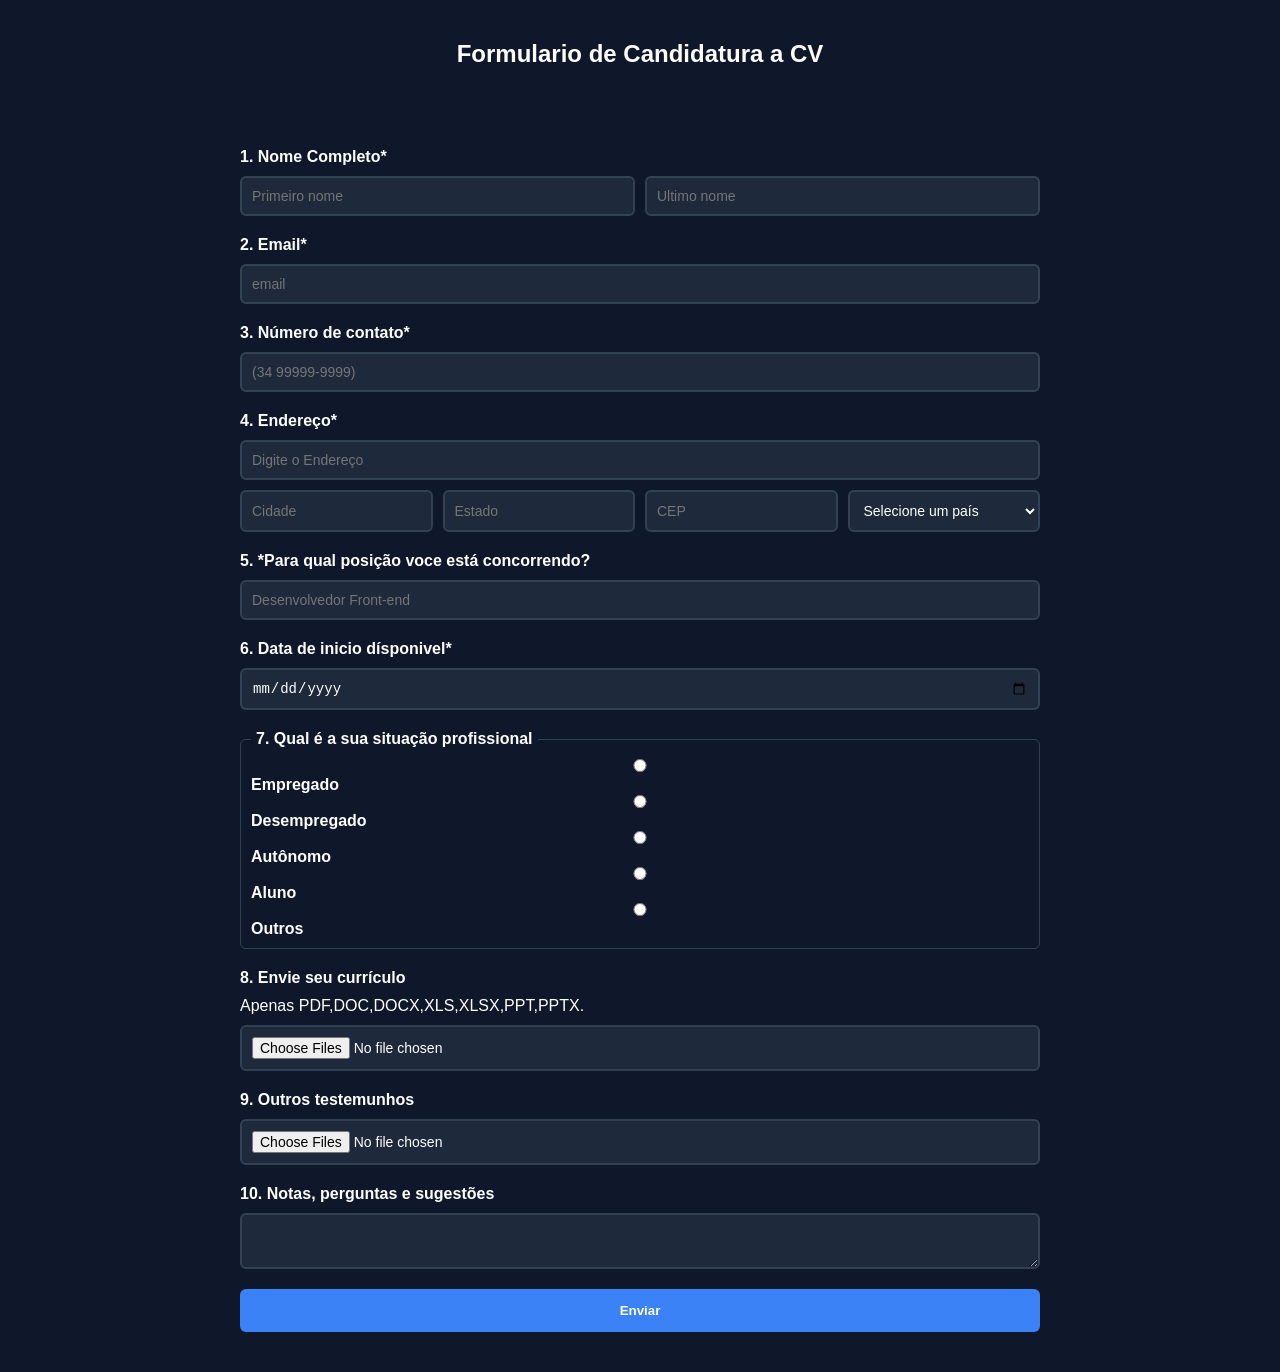
<file: att-formulario/index.html>
<!DOCTYPE html>
<html lang="pt-br">
<head>
    <meta charset="UTF-8">
    <meta name="viewport" content="width=device-width, initial-scale=1.0">
    <link rel="stylesheet" href="style.css">
    <title>Formulario</title>
</head>
<body>
    <header>
        <h1>Formulario de Candidatura a CV</h1>
    </header>
    <main>
        <form id="perguntas">
            <section class="form">
                <label>1. Nome Completo*</label>
                <div class="grid-2">
                    <input id="nome" type="text" placeholder="Primeiro nome" required>
                    <input id="sobrenome" type="text" placeholder="Ultimo nome" required>
                </div>
            </section>
            <section class="form">
                <label for="email">2. Email*</label>
                <input id="email" type="text" placeholder="email" required>
            </section>
            <section class="form">
                <label for="contato">3. Número de contato*</label>
                <input id="contato" type="text" placeholder="(34 99999-9999)" required>
            </section>
            <section class="form">
                <label for="endereco">4. Endereço*</label>
                <div class="grid-4">
                    <input id="endereco" class="full" type="text" placeholder="Digite o Endereço" required>
                    <input id="cidade" type="text" placeholder="Cidade" required>
                    <input id="estado" type="text" placeholder="Estado" required>
                    <input id="cep" type="text" placeholder="CEP" required>
                    <select id="pais">
                        <option>Selecione um país</option>
                        <option>Brasil</option>
                        <option>Portugal</option>
                    </select>
                </div>
            </section>
            <section class="form">
                <label for="concorrendo">5. *Para qual posição voce está concorrendo?</label>
                <input id="concorrendo" type="text" placeholder="Desenvolvedor Front-end" required>
            </section>
            <section class="form">
                <label for="data">6. Data de inicio dísponivel*</label>
                <input id="data" type="date" required>
            </section>
            <section class="form">
                <fieldset>
                    <legend>7. Qual é a sua situação profissional</legend>
                    <label>
                        <input type="radio" name="situacao" value="empregado" required>Empregado
                    </label>
                    <label>
                        <input type="radio" name="situacao" value="desempregado">Desempregado
                    </label>
                    <label>
                        <input type="radio" name="situacao" value="autonomo">Autônomo
                    </label>
                    <label>
                        <input type="radio" name="situacao" value="aluno">Aluno
                    </label>
                    <label>
                        <input type="radio" name="situacao" value="outros">Outros
                    </label>
                </fieldset>
            </section>
            <section class="form">
                <label for="curriculo">8. Envie seu currículo</label>
                <p>Apenas PDF,DOC,DOCX,XLS,XLSX,PPT,PPTX.</p>
                <input id="curriculo" type="file" multiple accept=".pdf, .dpc, .docx, .xls, .sxls, .ppt, .pptx">
            </section>
            <section class="form">
                <label for="testemunhos">9. Outros testemunhos</label>
                <input id="testemunhos" type="file" multiple>
            </section>
            <section class="form">
                <label for="notas">10. Notas, perguntas e sugestões</label>
                <textarea name="notas" id="notas"></textarea>
            </section>
            <button type="submit">Enviar</button>
        </form>
    </main>
</body>
<script src="script.js"></script>
</html>
</file>
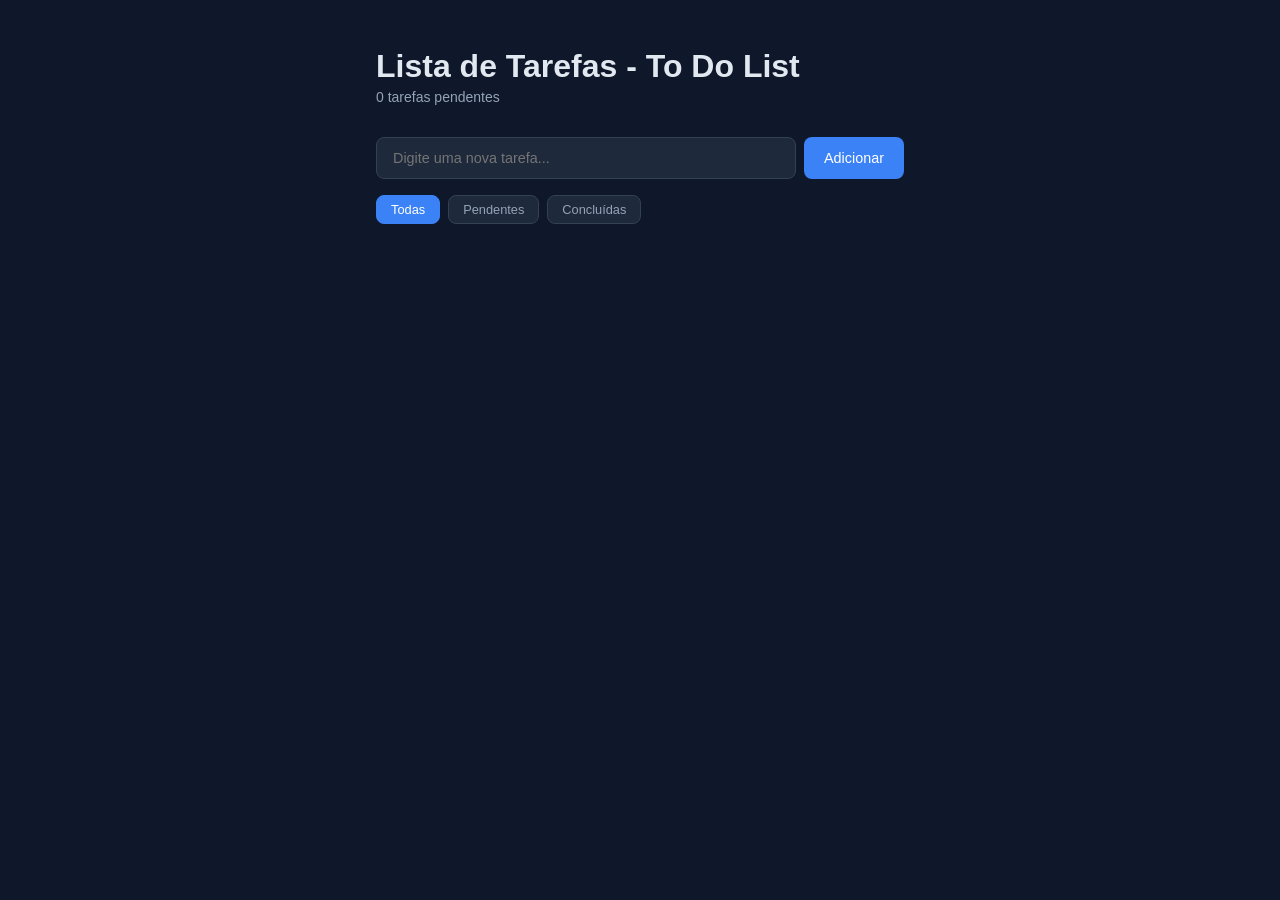
<file: ex-list/index.html>
<!DOCTYPE html>
<html lang="pt-BR">
<head>
    <meta charset="UTF-8">
    <meta name="viewport" content="width=device-width, initial-scale=1.0">
    <title>Document</title>
    <link rel="stylesheet" href="style.css">
</head>
<body>
    <div class="container">
        <header>
            <h1>Lista de Tarefas - To Do List</h1>
            <p id="contador">0 tarefas pendentes</p>
        </header>
        <main>
            <div class="form">
                <input type="text" id="input-tarefa" placeholder="Digite uma nova tarefa..." onkeydown="teclaEnter(event)">
                <button onclick="adicionar()">Adicionar</button>
            </div>
            <section class="filtros">
                <button onclick="filtrar('todas')" id="btn-todas" class="ativo">Todas</button>
                <button onclick="filtrar('pendentes')" id="btn-pendentes">Pendentes</button>
                <button onclick="filtrar('concluidas')" id="btn-concluidas">Concluídas</button>
            </section>
            <ul id="lista"></ul>
            <p id="vazio" class="vazio">Nenhuma tarefa encontrada.</p>
        </main>
    </div>
    <script src="script.js"></script>
</body>
</html>
</file>
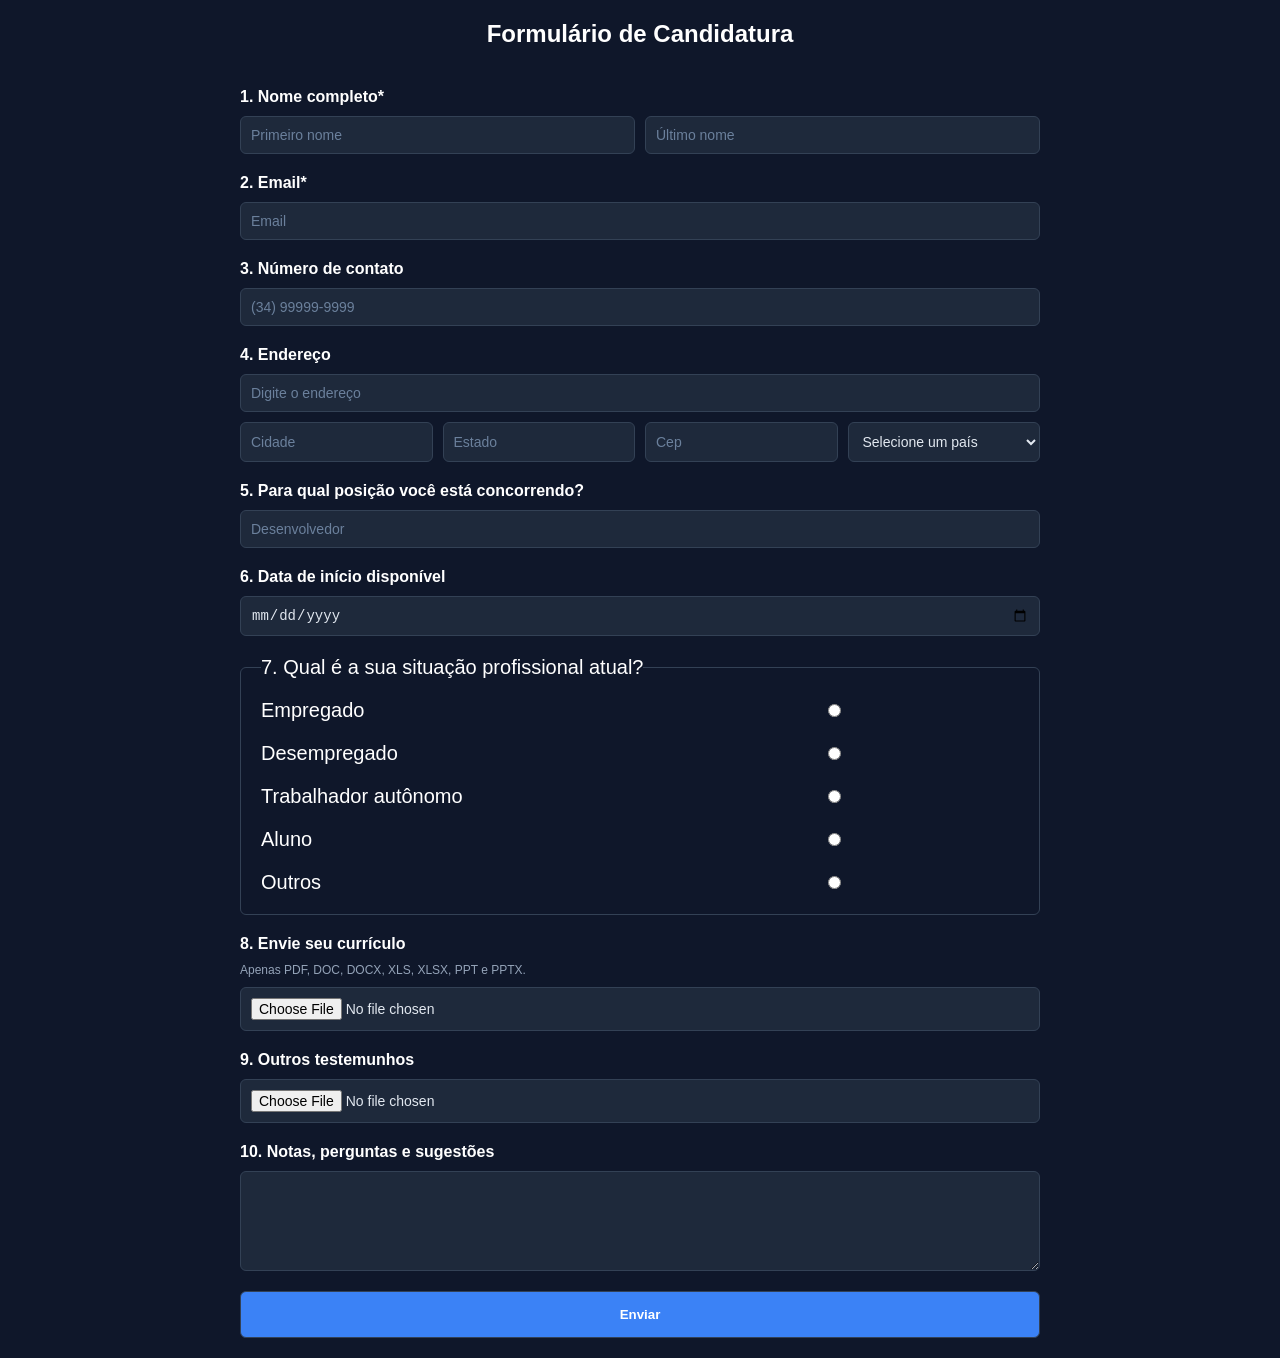
<file: Gabarito_formulario/Formulario_1/index.html>
<!DOCTYPE html>
<html lang="pt-BR">

<head>
    <meta charset="UTF-8">
    <meta name="viewport" content="width=device-width, initial-scale=1.0">
    <title>Document</title>
    <link rel="stylesheet" href="style.css">
</head>

<body>
    <header>
        <h1>Formulário de Candidatura</h1>
    </header>
    <main>
        <form id="perguntas">
            <section class="form">
                <label for="nome">1. Nome completo*</label>
                <div class="grid-2">
                    <input type="text" id="nome" placeholder="Primeiro nome" required>
                    <input type="text" id="sobrenome" placeholder="Último nome" required>
                </div>
            </section>
            <section class="form">
                <label for="email">2. Email*</label>
                <input type="email" id="email" placeholder="Email" required>
            </section>
            <section class="form">
                <label for="telefone">3. Número de contato</label>
                <input type="tel" id="telefone" placeholder="(34) 99999-9999">
            </section>
            <section class="form">
                <label for="endereco">4. Endereço</label>
                <div class="grid-4">
                    <input class="full" type="text" id="endereco" placeholder="Digite o endereço">
                    <input type="text" id="cidade" placeholder="Cidade">
                    <input type="text" id="estado" placeholder="Estado">
                    <input type="text" id="cep" placeholder="Cep">
                    <select name="pais" id="pais">
                        <option hidden>Selecione um país</option>
                        <option>Brasil</option>
                        <option>Portugal</option>
                </div>
                </select>
            </section>
            <section class="form">
                <label for="concorrendo">5. Para qual posição você está concorrendo?</label>
                <input type="text" id="concorredo" placeholder="Desenvolvedor">
            </section>
            <section class="form">
                <label for="data">6. Data de início disponível</label>
                <input type="date" id="data">
            </section>
            <section class="form">
                <fieldset>
                    <legend>7. Qual é a sua situação profissional atual?</legend>
                        Empregado<input type="radio" name="situacao" value="empregado" required />
                        Desempregado<input type="radio" name="situacao" value="desempregado" />
                        Trabalhador autônomo<input type="radio" name="situacao" value="autonomo" /> 
                        Aluno<input type="radio" name="situacao" value="aluno" /> 
                        Outros<input type="radio" name="situacao" value="outros" /> 
                </fieldset>
            </section>
            <section class="form">
                <label for="doc">8. Envie seu currículo</label>
                <p>Apenas PDF, DOC, DOCX, XLS, XLSX, PPT e PPTX.</p>
                <input type="file" id="doc">
            </section>
            <section class="form">
                <label for="outros">9. Outros testemunhos</label>
                <input type="file" id="outros">
            </section>
            <section class="form">
                <label for="notas">10. Notas, perguntas e sugestões</label>
                <textarea name="" id="notas"></textarea>
            </section>
            <button type="submit">Enviar</button>
        </form>
    </main>
    <script src="script.js"></script>
</body>

</html>
</file>
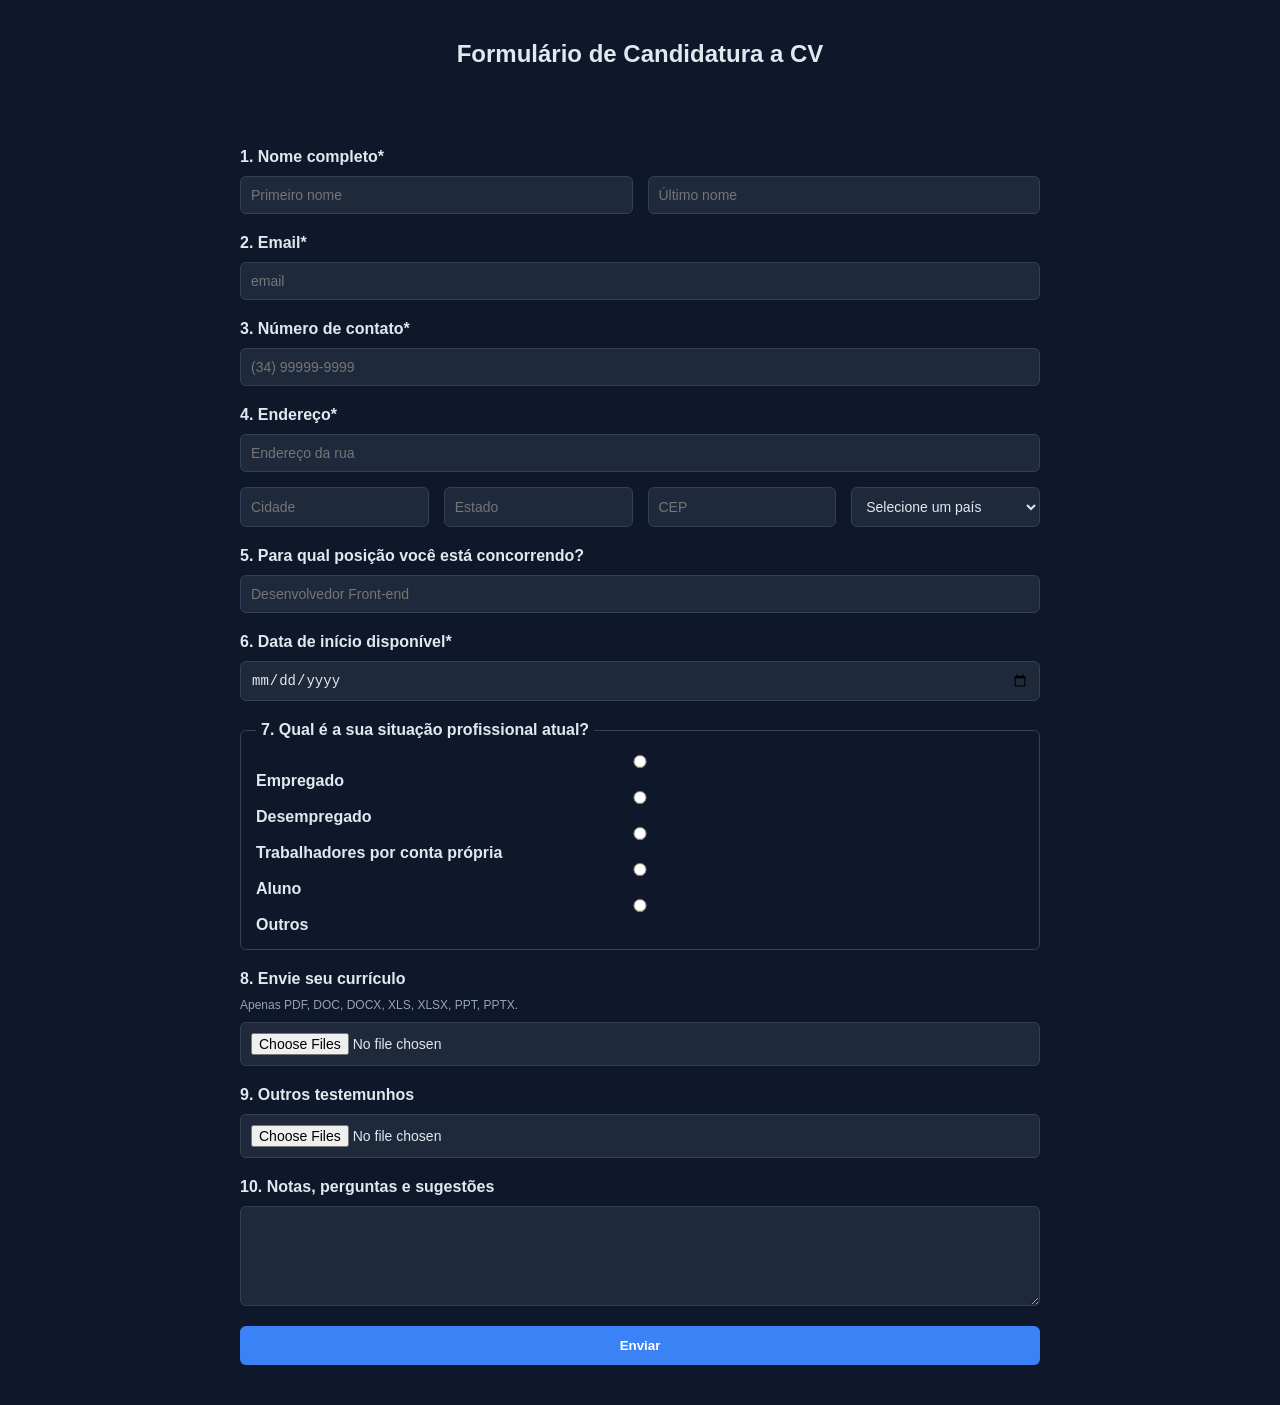
<file: Gabarito_formulario/Formulario_2/index.html>
<!doctype html>
<html lang="pt-BR">

<head>
  <meta charset="UTF-8" />
  <meta name="viewport" content="width=device-width, initial-scale=1.0" />
  <title>Document</title>
  <link rel="stylesheet" href="style.css" />
</head>

<body>
  <header>
    <h1>Formulário de Candidatura a CV</h1>
  </header>
  <main>
    <form>
      <section class="form">
        <label>1. Nome completo*</label>

        <div class="grid-2">
          <input id="nome" name="nome" type="text" placeholder="Primeiro nome" required />
          <input id="sobrenome" name="sobrenome" type="text" placeholder="Último nome" required />
        </div>
      </section>
      <section class="form">
        <label for="email">2. Email*</label>
        <input id="email" name="email" type="email" placeholder="email" required />
      </section>
      <section class="form">
        <label for="contato">3. Número de contato*</label>
        <input id="contato" name="contato" type="tel" placeholder="(34) 99999-9999" required />
      </section>
      <section class="form">
        <label>4. Endereço*</label>
        <div class="grid-4">
          <input class="full" id="endereco" name="endereco" type="text" placeholder="Endereço da rua" />
          <input id="cidade" name="cidade" type="text" placeholder="Cidade" />
          <input id="estado" name="estado" type="text" placeholder="Estado" />
          <input id="cep" name="cep" type="text" placeholder="CEP" />
          <select id="pais" name="pais" required>
            <option>Selecione um país</option>
            <option>Brasil</option>
            <option>Portugal</option>
          </select>
        </div>
      </section>
      <section class="form">
        <label for="concorrendo">5. Para qual posição você está concorrendo?</label>
        <input id="concorrendo" name="concorrendo" type="text" required placeholder="Desenvolvedor Front-end" />
      </section>
      <section class="form">
        <label for="data">6. Data de início disponível*</label>
        <input id="data" name="data" type="date" placeholder="MM/DD/YYYY" required />
      </section>
      <section class="form">
        <fieldset>
          <legend>7. Qual é a sua situação profissional atual?</legend>
          <label>
            <input type="radio" name="situacao" value="empregado" required />
            Empregado
          </label>
          <label>
            <input type="radio" name="situacao" value="desempregado" />
            Desempregado
          </label>
          <label>
            <input type="radio" name="situacao" value="autonomo" />
            Trabalhadores por conta própria
          </label>
          <label>
            <input type="radio" name="situacao" value="aluno" /> Aluno
          </label>
          <label>
            <input type="radio" name="situacao" " value="outros" /> Outros
          </label>
        </fieldset>
      </section>
      <section class="form">
        <label for="curriculo">8. Envie seu currículo </label>
        <p class="hint">Apenas PDF, DOC, DOCX, XLS, XLSX, PPT, PPTX.</p>
        <input id="curriculo" name="curriculo" type="file" multiple accept=".pdf, .doc,.docx,.xls,.xlsx,.ppt,.pptx" />
      </section>
      <section class="form">
        <label for="testemunhos">9. Outros testemunhos </label>
        <input id="testemunhos" name="testemunhos" type="file" multiple />
      </section>
      <section class="form">
        <label for="notas">10. Notas, perguntas e sugestões </label>
        <textarea name="notas" id="notas" name="notas"></textarea>
      </section>
      <button type="submit">Enviar</button>
    </form>
  </main>
  <script src="script1.js"></script>
</body>

</html>
</file>
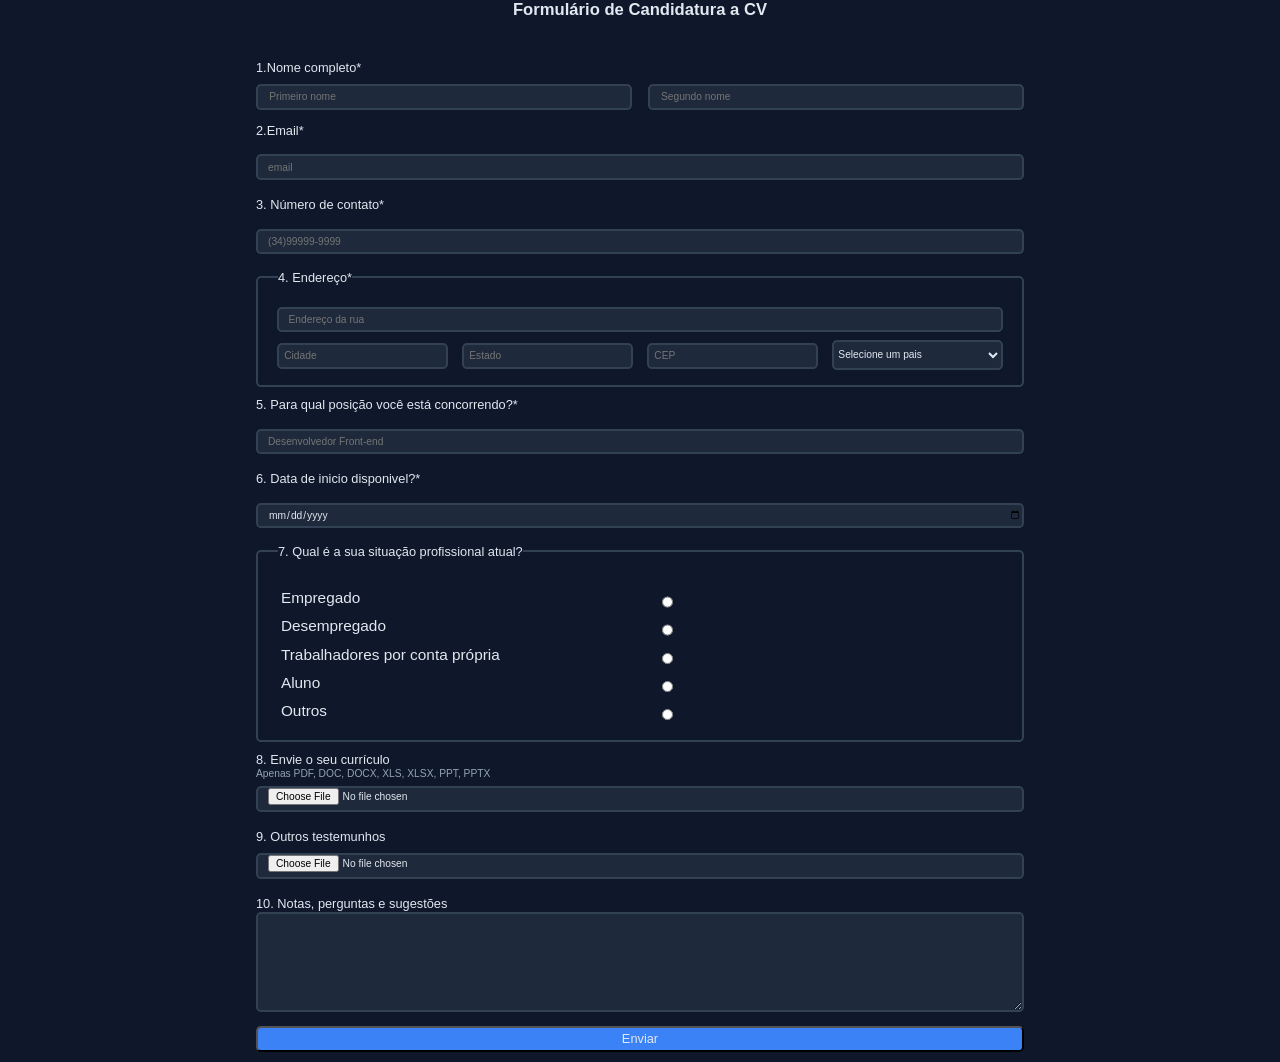
<file: Gabarito_formulario/formulário_3/index.html>
<!DOCTYPE html>
<html lang="pt-br">
<head>
    <meta charset="UTF-8">
    <meta name="viewport" content="width=device-width, initial-scale=1.0">
    <title>Formulário</title>
    <link rel="stylesheet" href="style.css">
</head>
<body>
    <header>
        <h1>Formulário de Candidatura a CV</h1>
    </header>
    <main>
        <form id="meuform">
            <section class="perguntas">
                <label for="FirstName">1.Nome completo*</label>
                <div class="grid1">
                    <input type="text" placeholder="Primeiro nome" id="FirstName" name="FirstName" required>
                    <input type="text" placeholder="Segundo nome" id="SecondName" name="SecondName" required>
                </div>
            </section>
            <section class="perguntas">
                <label for="email">2.Email*</label>
                <input type="email" placeholder="email" id="email" name="email" required>
            </section>
            <section class="perguntas">
                <label for="contato">3. Número de contato*</label>
                <input type="tel" placeholder="(34)99999-9999" id="contato" name="contato" required>
            </section>
            <fieldset class="perguntas">
                <legend for="endereco">4. Endereço*</legend>
                <section>
                    <input type="text" placeholder="Endereço da rua" id="endereco" name="endereco" required>
                    <div class="grid2">
                        <input type="text" placeholder="Cidade" name="Cidade" required>
                        <input type="text" placeholder="Estado" name="Estado" required>
                        <input type="text" placeholder="CEP" name="CEP" inputmode="numeric" pattern="[0-9]{5}-?[0-9]{3}" title="Digite um CEP válido: 12345-678 ou 12345678" required>
                        <select name="País" id="País">
                            <option value="Nenhum">Selecione um pais</option>
                            <option value="Brasil">Brasil</option>
                            <option value="Portugal">Portugal</option>
                        </select>
                    </div>
                </section>
            </fieldset>
            <section class="perguntas">
                <label for="posicao">5. Para qual posição você está concorrendo?*</label>
                <input type="text" placeholder="Desenvolvedor Front-end" id="posicao" name="posicao" required>
            </section>
            <section class="perguntas">
                <label for="data">6. Data de inicio disponivel?*</label>
                <input type="date" placeholder="dd/mm/aaaa" id="data" name="data" required>
            </section> 
            <fieldset class="perguntas">
                <legend>7. Qual é a sua situação profissional atual?</legend>
                <div class="grid3">
                    <label for="Empregado">Empregado</label>
                    <input type="radio" required name="situacao" id="Empregado" value="Empregado">
                    <label for="Desempregado">Desempregado</label>
                    <input type="radio" required name="situacao" id="Desempregado" value="Desempregado">
                    <label for="PorConta">Trabalhadores por conta própria</label>
                    <input type="radio" required name="situacao" id="PorConta" value="PorConta">
                    <label for="Aluno">Aluno</label>
                    <input type="radio" required name="situacao" id="Aluno" value="Aluno">
                    <label for="Outros">Outros</label>
                    <input type="radio" required name="situacao" id="Outros" value="Outros">
                </div>
            </fieldset>
            <section class="perguntas file">
                <label for="curriculo">8. Envie o seu currículo</label>
                <p>Apenas PDF, DOC, DOCX, XLS, XLSX, PPT, PPTX</p>
                <input type="file" id="curriculo" name="curriculo" required>
            </section>
            <section class="perguntas file">
                <label for="testemunhos">9. Outros testemunhos</label>
                <input type="file" required name="testemunhos" id="testemunhos">
            </section>
            <section class="perguntas outros">
                <label for="sugestoes">10. Notas, perguntas e sugestões</label>
                <textarea name="sugestoes" name="sugestoes" id="sugestoes"></textarea>
            </section>
            <button type="submit">Enviar</button>
        </form>
    </main>
    <script src="script.js"></script>
</body>
</html>
</file>
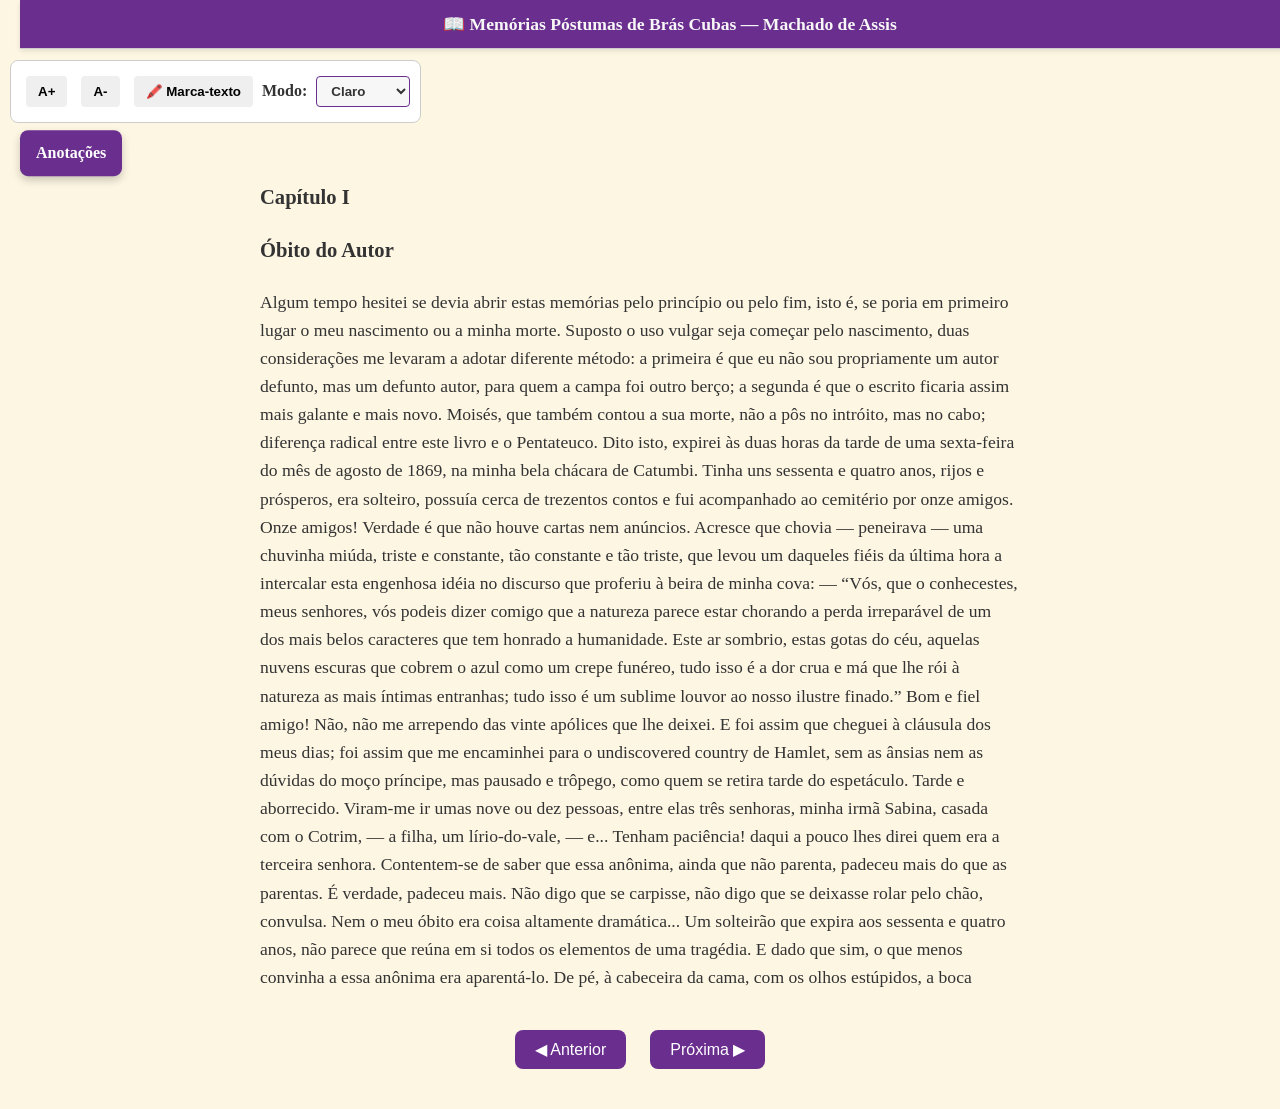
<file: E-comerce Senac/TechRise/brascubas.html>
<!DOCTYPE html>
<html lang="pt-br">
<head>
  <meta charset="UTF-8" />
  <meta name="viewport" content="width=device-width, initial-scale=1.0" />
  <title>Memórias Póstumas de Brás Cubas</title>
  <link rel="stylesheet" href="brascubas.css">
</head>
<body>

  <div class="header">
    📖 <strong>Memórias Póstumas de Brás Cubas</strong> — Machado de Assis
  </div>

  <div class="controls">
    <button onclick="alterarFonte(1)">A+</button>
    <button onclick="alterarFonte(-1)">A-</button>
    <button id="btnMarcaTexto">🖍️ Marca-texto</button>
    <label for="modo-select" style="font-weight:bold;">Modo:</label>
    <select id="modo-select" onchange="modoLeitura(this.value)">
      <option value="claro">Claro</option>
      <option value="escuro">Noturno</option>
      <option value="sepia">Sépia</option>
    </select>
  </div>

  <header>
    <a href="comentariosbras.html" target="_blank" class="btn-comentarios">Anotações</a>
</header>

  <div id="livro">

    <div class="pagina">
      <h3>Capítulo I</h3>
      <h3>Óbito do Autor</h3>
      <p>Algum tempo hesitei se devia abrir estas memórias pelo princípio ou pelo fim, isto é, se poria em
        primeiro lugar o meu nascimento ou a minha morte. Suposto o uso vulgar seja começar pelo nascimento,
        duas considerações me levaram a adotar diferente método: a primeira é que eu não sou propriamente
        um autor defunto, mas um defunto autor, para quem a campa foi outro berço; a segunda é que o escrito
        ficaria assim mais galante e mais novo. Moisés, que também contou a sua morte, não a pôs no intróito,
        mas no cabo; diferença radical entre este livro e o Pentateuco.
         Dito isto, expirei às duas horas da tarde de uma sexta-feira do mês de agosto de 1869, na minha bela chácara de Catumbi.
        Tinha uns sessenta e quatro anos, rijos e prósperos, era solteiro, possuía cerca de trezentos contos e fui acompanhado ao
        cemitério por onze amigos. Onze amigos! Verdade é que não houve cartas nem anúncios. Acresce que chovia — peneirava
        — uma chuvinha miúda, triste e constante, tão constante e tão triste, que levou um daqueles fiéis da última hora a intercalar
        esta engenhosa idéia no discurso que proferiu à beira de minha cova: — “Vós, que o conhecestes, meus senhores, vós podeis
        dizer comigo que a natureza parece estar chorando a perda irreparável de um dos mais belos caracteres que tem honrado a
        humanidade. Este ar sombrio, estas gotas do céu, aquelas nuvens escuras que cobrem o azul como um crepe funéreo, tudo
        isso é a dor crua e má que lhe rói à natureza as mais íntimas entranhas; tudo isso é um sublime louvor ao nosso ilustre
        finado.”
         Bom e fiel amigo! Não, não me arrependo das vinte apólices que lhe deixei. E foi assim que cheguei
        à cláusula dos meus dias; foi assim que me encaminhei para o undiscovered country de Hamlet, sem as
        ânsias nem as dúvidas do moço príncipe, mas pausado e trôpego, como quem se retira tarde do espetáculo.
        Tarde e aborrecido. Viram-me ir umas nove ou dez pessoas, entre elas três senhoras, minha irmã Sabina,
        casada com o Cotrim, — a filha, um lírio-do-vale, — e... Tenham paciência! daqui a pouco lhes direi
        quem era a terceira senhora. Contentem-se de saber que essa anônima, ainda que não parenta, padeceu
        mais do que as parentas. É verdade, padeceu mais. Não digo que se carpisse, não digo que se deixasse
        rolar pelo chão, convulsa. Nem o meu óbito era coisa altamente dramática... Um solteirão que expira
        aos sessenta e quatro anos, não parece que reúna em si todos os elementos de uma tragédia. E dado que
        sim, o que menos convinha a essa anônima era aparentá-lo. De pé, à cabeceira da cama, com os olhos
        estúpidos, a boca entreaberta, a triste senhora mal podia crer na minha extinção.
         — Morto! morto! dizia consigo.
         É a imaginação dela, como as cegonhas que um ilustre viajante viu desferirem o vôo desde o Ilisso
        às ribas africanas, sem embargo das ruínas e dos tempos, — a imaginação dessa senhora também voou
        por sobre os destroços presentes até às ribas de uma África juvenil... Deixá-la ir; lá iremos mais tarde;
        lá iremos quando eu me restituir aos primeiros anos. Agora, quero morrer tranqüilamente, metodicamente,
        ouvindo os soluços das damas, as falas baixas dos homens, a chuva que tamborila nas folhas de tinhorão
        da chácara, e o som estrídulo de uma navalha que um amolador está afiando lá fora, à porta de um
        correeiro. Juro-lhes que essa orquestra da morte foi muito menos triste do que podia parecer. De certo
        ponto em diante chegou a ser deliciosa. A vida estrebuchava-me no peito, com uns ímpetos de vaga
        marinha, esvaía-se-me a consciência, eu descia à imobilidade física e moral, e o corpo fazia-se-me
        planta, e pedra, e lodo, e coisa nenhuma.
         Morri de uma pneumonia; mas se lhe disser que foi menos a pneumonia, do que uma idéia grandiosa
        e útil, a causa da minha morte, é possível que o leitor me não creia, e todavia é verdade. Vou expor-lhe
        sumariamente o caso. Julgue-o por si mesmo.</p>
    </div>

    <div class="pagina">
      <h3>Capítulo II</h3>
      <h3>O emplasto</h3>
      <p>Com efeito, um dia de manhã, estando a passear na chácara, pendurou-se-me uma idéia no trapézio que eu tinha no
        cérebro. Uma vez pendurada, entrou a bracejar, a pernear, a fazer as mais arrojadas cabriolas de volatim, que é possível crer.
        Eu deixei-me estar a contemplá-la. Súbito, deu um grande salto, estendeu os braços e as pernas, até tomar a forma de um X:
        decifra-me ou devoro-te.
         Essa idéia era nada menos que a invenção de um medicamento sublime, um emplasto antihipocondríaco, destinado a aliviar a nossa melancólica humanidade. Na petição de privilégio que então
        redigi, chamei a atenção do governo para esse resultado, verdadeiramente cristão. Todavia, não neguei
        aos amigos as vantagens pecuniárias que deviam resultar da distribuição de um produto de tamanhos e
        tão profundos efeitos. Agora, porém, que estou cá do outro lado da vida, posso confessar tudo: o que me
        influiu principalmente foi o gosto de ver impressas nos jornais, mostradores, folhetos, esquinas, e
        enfim nas caixinhas do remédio, estas três palavras: Emplasto Brás Cubas. Para que negá-lo? Eu tinha
        a paixão do arruído, do cartaz, do foguete de lágrimas. Talvez os modestos me arguam esse defeito; fio,
        porém, que esse talento me hão de reconhecer os hábeis.
         Assim, a minha idéia trazia duas faces, como as medalhas, uma virada para o público, outra para mim. De um lado,
        filantropia e lucro; de outro lado, sede de nomeada. Digamos: — amor da glória.
         Um tio meu, cônego de prebenda inteira, costumava dizer que o amor da glória temporal era a perdição das almas, que só
        devem cobiçar a glória eterna. Ao que retorquia outro tio, oficial de um dos antigos terços de infantaria, que o amor da glória
        era a coisa mais verdadeiramente humana que há no homem, e, conseguintemente, a sua mais genuína feição.
        Decida o leitor entre o militar e o cônego; eu volto ao emplasto.</p>
    </div>

    <div class="pagina">
      <h3>Capítulo III</h3>
      <h3>Genealogia</h3>
      <p>Mas, já que falei nos meus dois tios, deixa-me fazer aqui um curto esboço genealógico.
        O fundador de minha família foi um certo Damião Cubas, que floresceu na primeira metade do
       século XVIII. Era tanoeiro de ofício, natural do Rio de Janeiro, onde teria morrido na penúria e na
       obscuridade, se somente exercesse a tanoaria. Mas não; fez-se lavrador, plantou, colheu, permutou o
       seu produto por boas e honradas patacas, até que morreu, deixando grosso cabedal a um filho, o licenciado
       Luís Cubas. Neste rapaz é que verdadeiramente começa a série de meus avós — dos avós que a minha
       família sempre confessou —, porque o Damião Cubas era afinal de contas um tanoeiro, e talvez mau
       tanoeiro, ao passo que o Luís Cubas estudou em Coimbra, primou no Estado, e foi um dos amigos
       particulares do vice-rei conde da Cunha.
        Como este apelido de Cubas lhe cheirasse excessivamente a tanoaria, alegava meu pai, bisneto do
       Damião, que o dito apelido fora dado a um cavaleiro, herói nas jornadas da Africa, em prêmio da
       façanha que praticou arrebatando trezentas cubas aos mouros. Meu pai era homem de imaginação;
       escapou à tanoaria nas asas de um calembour. Era um bom caráter, meu pai, varão digno e leal como
       poucos. Tinha, é verdade, uns fumos de pacholice; mas quem não é um pouco pachola nesse mundo?
       Releva notar que ele não recorreu à inventiva senão depois de experimentar a falsificação; primeiramente,
       entroncou-se na família daquele meu famoso homônimo, o capitão-mor Brás Cubas, que fundou a vila
       de São Vicente, onde morreu em 1592, e por esse motivo é que me deu o nome de Brás. Opôs-se-lhe,
       porém, a família do capitão-mor, e foi então que ele imaginou as trezentas cubas mouriscas.
        Vivem ainda alguns membros da minha família, minha sobrinha Venância, por exemplo, o lírio-dovale, que é a flor das damas do seu tempo; vive o pai, o Cotrim, um sujeito que...Mas não antecipemos
       os sucessos; acabemos de uma vez como nosso emplasto.</p>
    </div>

    <div class="pagina">
      <h3>Capítulo IV</h3>
      <h3>A idéia fixa</h3>
      <p>A minha idéia, depois de tantas cabriolas, constituíra-se idéia fixa. Deus te livre, leitor, de uma idéia
        fixa; antes um argueiro, antes uma trave no olho. Vê o Cavour; foi a idéia fixa da unidade italiana que
        o matou. Verdade é que Bismarck não morreu; mas cumpre advertir que a natureza é uma grande
        caprichosa e a história uma eterna loureira.
         Por exemplo, Suetônio deu-nos um Cláudio, que era um simplório, — ou “uma abóbora” como lhe
        chamou Sêneca, e um Tito, que mereceu ser as delícias de Roma. Veio modernamente um professor e
        achou meio de demonstrar que dos dois césares, o delicioso, o verdadeiramente delicioso, foi o “abóbora”
        de Sêneca. E tu, madama Lucrécia, flor dos Bórgias, se um poeta te pintou como a Messalina católica,
        apareceu um Gregorovius incrédulo que te apagou muito essa qualidade, e, se não vieste a lírio, também
        não ficaste pântano. Eu deixo-me estar entre o poeta e o sábio.
        Viva pois a história, a volúvel história que dá para tudo; e, tomando à idéia fixa, direi que é ela a que faz os varões fortes
        e os doidos; a idéia móbil, vaga ou furta-cor é a que faz os Cláudios, — fórmula Suetônio.
         Era fixa a minha idéia, fixa como... Não me ocorre nada que seja assaz fixo nesse mundo: talvez a
        lua, talvez as pirâmides do Egito, talvez a finada dieta germânica. Veja o leitor a comparação que
        melhor lhe quadrar, veja-a e não esteja daí a torcer-me o nariz, só porque ainda não chegamos à parte
        narrativa destas memórias. Lá iremos. Creio que prefere a anedota à reflexão, como os outros leitores,
        seus confrades, e acho que faz muito bem. Pois lá iremos. Todavia, importa dizer que este livro é escrito
        com pachorra, com a pachorra de um homem já desafrontado da brevidade do século, obra supinamente
        filosófica, de uma filosofia desigual, agora austera, logo brincalhona, coisa que não edifica nem destrói,
        não inflama nem regela, e é todavia mais do que passatempo e menos do que apostolado.
         Vamos lá; retifique o seu nariz, e tornemos ao emplasto. Deixemos a história com os seus caprichos
        de dama elegante. Nenhum de nós pelejou a batalha de Salamina, nenhum escreveu a confissão de
        Augsburgo; pela minha parte, se alguma vez me lembro de Cromwell, é só pela idéia de que Sua Alteza,
        com a mesma mão que trancara o parlamento, teria imposto aos ingleses o emplasto Brás Cubas. Não
        se riam dessa vitória comum da farmácia e do puritanismo. Quem não sabe que ao pé de cada bandeira
        grande, pública, ostensiva, há muitas vezes várias outras bandeiras modestamente particulares, que se
        hasteiam e flutuam à sombra daquela, e não poucas vezes lhe sobrevivem? Mal comparando, é como a
        arraia-miúda, que se acolhia à sombra do castelo-feudal; caiu este e a arraia ficou. Verdade é que se fez
        graúda e castelã... Não, a comparação não presta.</p>
    </div>

    <div class="pagina">
      <h3>Capítulo V</h3>
      <h3>Em que aparece a orelha de uma Senhora</h3>
      <p>Senão quando, estando eu ocupado em preparar e apurar a minha invenção, recebi em cheio um
        golpe de ar; adoeci logo, e não me tratei. Tinha o emplasto no cérebro; trazia comigo a idéia fixa dos
        doidos e dos fortes. Via-me, ao longe, ascender do chão das turbas, e remontar ao céu, como uma águia
        imortal, e não é diante de tão excelso espetáculo que um homem pode sentir a dor que o punge. No
        outro dia estava pior; tratei-me enfim, mas incompletamente, sem método, nem cuidado, nem persistência;
        tal foi a origem do mal que me trouxe à eternidade. Sabem já que morri numa sexta-feira, dia aziago, e
        creio haver provado que foi a minha invenção que me matou. Há demonstrações menos lúcidas e não
        menos triunfantes.
         Não era impossível, entretanto, que eu chegasse a galgar o cimo de um século, e a figurar nas folhas
        públicas, entre macróbios. Tinha saúde e robustez. Suponha-se que, em vez de estar lançando os alicerces
        de uma invenção farmacêutica, tratava de coligir os elementos de uma instituição política, ou de uma
        reforma religiosa. Vinha a corrente de ar, que vence em eficácia o cálculo humano, e lá se ia tudo.
        Assim corre a sorte dos homens.
         Com esta reflexão me despedi eu da mulher, não direi mais discreta, mas com certeza mais formosa
        entre as contemporâneas suas, a anônima do primeiro capítulo, a tal, cuja imaginação à semelhança das
        cegonhas do Ilisso... Tinha então 54 anos, era uma ruína, uma imponente ruína. Imagine o leitor que nos
        amamos, ela e eu, muitos anos antes e que um dia, já enfermo, vejo-a assomar à porta da alcova...</p>
    </div>

    <div class="pagina">
      <h3>Capítulo VI</h3>
      <h3>Chimène, qui l’ eût dit? Rodrigue,qui l’eût cru?</h3>
      <p>Vejo-a assomar à porta da alcova, pálida, comovida, trajada de preto, e ali ficar durante um minuto,
        sem ânimo de entrar ou detida pela presença de um homem que estava comigo. Da cama, onde jazia,
        contemplei-a durante esse tempo, esquecido de lhe dizer nada ou de fazer nenhum gesto. Havia já dois
        anos que nos não víamos, e eu via-a agora não qual era, mas qual fora, quais fôramos ambos, porque um
        Ezequias misterioso fizera recuar o sol até os dias juvenis. Recuou o sol, sacudi todas as misérias, e este
        punhado de pó, que a morte ia espalhar na eternidade do nada, pôde mais do que o tempo, que é o
        ministro da morte. Nenhuma água de Juventa igualaria ali a simples saudade.
         Creiam-me, o menos mau é recordar; ninguém se fie da felicidade presente; há nela uma gota da
        baba de Caim. Corrido o tempo e cessado o espasmo, então sim, então talvez se pode gozar deveras,
        porque entre uma e outra dessas duas ilusões, melhor é a que se gosta sem doer.
         Não durou muito a evocação; a realidade dominou logo; o presente expeliu o passado. Talvez eu
        exponha ao leitor, em algum canto deste livro, a minha teoria das edições humanas.O que por agora
        importa saber é que Virgília — chamava-se Virgília — entrou na alcova, firme, com a gravidade que
        lhe davam as roupas e os anos, e veio até o meu leito. O estranho levantou-se e saiu. Era um sujeito, que
        me visitava todos os dias para falar do câmbio, da colonização e da necessidade de desenvolver a
        viação férrea; nada mais interessante para um moribundo. Saiu; Virgília deixou-se estar de pé; durante
        algum tempo ficamos a olhar um para o outro, sem articular palavra. Quem diria? De dois grandes
        namorados, de duas paixões sem freio, nada mais havia ali, vinte anos depois; havia apenas dois corações
        murchos, devastados pela vida e saciados dela, não sei se em igual dose, mas enfim saciados.Virgília
        tinha agora a beleza da velhice, um ar austero e maternal; estava menos magra do que quando a vi, pela
        última vez, numa festa de São João, na Tijuca; e porque era das que resistem muito, só agora começavam
        os cabelos escuros a intercalar-se de alguns fios de prata.
         — Anda visitando os defuntos? Disse-lhe eu. — Ora, defuntos! respondeu Virgília com um muxoxo.
        E depois de me apertar as mãos: — Ando a ver se ponho os vadios para a rua.
         Não tinha a carícia lacrimosa de outro tempo; mas a voz era amiga e doce. Sentou-se. Eu estava só,
        em casa, com um simples enfermeiro; podíamos falar um ao outro, sem perigo.Virgília deu-me longas
        notícias de fora, narrando-as com graça, com um certo travo de má língua, que era o sal da palestra; eu,
        prestes a deixar o mundo, sentia um prazer satânico em mofar dele, em persuadir-me que não deixava
        nada.
         — Que idéias essas! Interrompeu-me Virgília um tanto zangada. — Olhe que eu não volto mais.
        Morrer! Todos nós havemos de morrer; basta estarmos vivos.
         E vendo o relógio:
         — Jesus! são três horas. Vou
        me embora
         — Já?
         — Já; virei amanhã ou depois.
         — Não sei se faz bem, retorqui; o doente é um solteirão e a casa não tem senhoras...
         — Sua mana?
         — Há de vir cá passar uns dias, mas não pode ser antes de sábado.
         Virgília refletiu um instante, levantou os ombros e disse com gravidade:
         — Estou velha! Ninguém mais repara em mim. Mas, para cortar dúvidas, virei com o Nhonhô.
         Nhonhô era um bacharel, único filho de seu casamento, que, na idade de cinco anos, fora cúmplice
        inconsciente de nossos amores. Vieram juntos, dois dias depois, e confesso que, ao vê-los ali, na minha
        alcova, fui tomado de um acanhamento que nem me permitiu corresponder logo às palavras afáveis do
        rapaz. Virgília adivinhou-me e disse ao filho:
         — Nhonhô, não repares nesse grande manhoso que aí está; não quer falar para fazer crer que está à
        morte.
         Sorriu o filho, eu creio que também sorri, e tudo acabou em pura galhofa, Virgília estava serena e
        risonha, tinha o aspecto das vidas imaculadas. Nenhum olhar suspeito, nenhum gesto que pudesse
        denunciar nada; uma igualdade de palavra e de espírito, uma dominação sobre si mesma, que pareciam
        e talvez fossem raras. Como tocássemos, casualmente, nuns amores ilegítimos, meio secretos, meio
        divulgados, via-a falar com desdém e um pouco de indignação da mulher de que se tratava, aliás sua
        amiga. O filho sentia-se satisfeito, ouvindo aquela palavra digna e forte, e eu perguntava a mim mesmo
        o que diriam de nós os gaviões, se Buffon tivesse nascido gavião...
         Era o meu delírio que começava.</p>
    </div>

    <div class="pagina">
      <h3>Capítulo VII</h3>
      <h3>O delírio</h3>
      <p>Que me conste, ainda ninguém relatou o seu próprio delírio; faço-o eu, e a ciência mo agradecerá. Se
        o leitor não é dado à contemplação destes fenômenos mentais, pode saltar o capítulo; vá direito à
        narração. Mas, por menos curioso que seja, sempre lhe digo que é interessante saber o que se passou na
        minha cabeça durante uns vinte a trinta minutos.
         Primeiramente, tomei a figura de um barbeiro chinês, bojudo, destro, escanhoando um mandarim,
        que me pagava o trabalho com beliscões e confeitos: caprichos de mandarim.
         Logo depois, senti-me transformado na Suma Teologica de São Tomás, impressa num volume, e
        encadernada em marroquim, com fechos de prata e estampas; idéia esta que me deu ao corpo a mais
        completa imobilidade; e ainda agora me lembra que, sendo as minhas mãos os fechos do livro, e cruzandoas eu sobre o ventre, alguém as descruzava (Virgília decerto), porque a atitude lhe dava a imagem de
        um defunto.
         Ultimamente, restituído à forma humana, vi chegar um hipopótamo, que me arrebatou. Deixei-me
        ir, calado, não sei se por medo ou confiança; mas, dentro em pouco, a carreira de tal modo se tornou
        vertiginosa, que me atrevi a interrogá-lo, e com alguma arte lhe disse que a viagem me parecia sem
        destino.
        — Engana-se, replicou o animal, nós vamos à origem dos séculos.
         Insinuei que deveria ser muitíssimo longe; mas o hipopótamo não me entendeu ou não me ouviu, se
        é que não fingiu uma dessas coisas; e, perguntando-lhe, visto que ele falava, se era descendente do
        cavalo de Aquiles ou da asna de Balaão, retorquiu-me com um gesto peculiar a estes dois quadrúpedes:
        abanou as orelhas. Pela minha parte fechei os olhos e deixei-me ir à ventura. Já agora não se me dá de
        confessar que sentia umas tais ou quais cócegas de curiosidade, por saber onde ficava a origem dos
        séculos, se era tão misteriosa como a origem do Nilo, e sobretudo se valia alguma coisa mais ou menos
        do que a consumação dos mesmos séculos: reflexões de cérebro enfermo. Como ia de olhos fechados,
        não via o caminho; lembra-me só que a sensação de frio aumentava com a jornada, e que chegou uma
        ocasião em que me pareceu entrar na região dos gelos eternos. Com efeito, abri os olhos e vi que o meu
        animal galopava numa planície branca de neve, com uma ou outra montanha de neve, vegetação de
        neve, e vários animais grandes e de neve. Tudo neve; chegava a gelar-nos um sol de neve. Tentei falar,
        mas apenas pude grunhir esta pergunta ansiosa:
        — Onde estamos?
        — Já passamos o Éden.
        — Bem; paremos na tenda de Abraão.
        — Mas se nós caminhamos para trás! redargüiu motejando a minha cavalgadura.
         Fiquei vexado e aturdido. A jornada entrou a parecer-me enfadonha e extravagante, o frio incômodo, a condução violenta,
        e o resultado impalpável. E depois — cogitações de enfermo — dado que chegássemos ao fim indicado, não era impossível
        que os séculos, irritados com lhes devassarem a origem, me esmagassem entre as unhas que deviam ser tão seculares como
        eles. Enquanto assim pensava, íamos devorando caminho, e a planície voava debaixo dos nossos pés, até que o animal
        estacou, e pude olhar mais tranqüilamente em torno de mim. Olhar somente; nada vi, além da imensa brancura da neve, que
        desta vez invadira o próprio céu, até ali azul. Talvez, a espaços, me aparecia uma ou outra planta, enorme, brutesca, meneando
        ao vento as suas largas folhas. O silêncio daquela região era igual ao do sepulcro: dissera-se que a vida das coisas ficara
        estúpida diante do homem.
         Caiu do ar? destacou-se da terra? não sei; sei que um vulto imenso, uma figura de mulher me
        apareceu então, fitando-me uns olhos rutilantes como o sol. Tudo nessa figura tinha a vastidão das
        formas selváticas, e tudo escapava à compreensão do olhar humano, porque os contornos perdiam-se
        no ambiente, e o que parecia espesso era muita vez diáfano. Estupefato, não disse nada, não cheguei
        sequer a soltar um grito; mas, ao cabo de algum tempo, que foi breve, perguntei quem era e como se
        chamava: curiosidade de delírio.
        —Chama-me Natureza ou Pandora; sou tua mãe e tua inimiga.
         Ao ouvir esta última palavra, recuei um pouco, tomado de susto. A figura soltou uma gargalhada,
        que produziu em torno de nós o efeito de um tufão; as plantas torceram-se e um longo gemido quebrou
        a mudez das coisas externas.
        Não te assustes, disse ela, minha inimizade não mata; é sobretudo pela vida que se afirma. Vives: não quero outro flagelo.
         — Vivo? perguntei eu, enterrando as unhas nas mãos, como para certificar
        me da existência.
         — Sim, verme, tu vives. Não receies perder esse andrajo que é teu orgulho; provarás ainda, por
        algumas horas, o pão da dor e o vinho da miséria. Vives: agora mesmo que ensandeceste, vives; e se a
        tua consciência reouver um instante de sagacidade, tu dirás que queres viver.
         Dizendo isto, a visão estendeu o braço, segurou-me pelos cabelos e levantou-me ao ar, como se fora
        uma pluma. Só então, pude ver-lhe de perto o rosto, que era enorme. Nada mais quieto; nenhuma
        contorção violenta, nenhuma expressão de ódio ou ferocidade; a feição única, geral, completa, era a da
        impassibilidade egoísta, a da eterna surdez, a da vontade imóvel. Raivas, se as tinha, ficavam encerradas
        no coração. Ao mesmo tempo, nesse rosto de expressão glacial, havia um ar de juventude, mescla de
        força e viço, diante do qual me sentia eu o mais débil e decrépito dos seres.
        — Entendeste-me? disse ela, no fim de algum tempo de mútua contemplação.
        — Não, respondi; nem quero entender-te; tu és absurda, tu és uma fábula. Estou sonhando, decerto, ou, se é verdade que
        enlouqueci, tu não passas de uma concepção de alienado, isto é, uma coisa vã, que a razão ausente não pode reger nem
        palpar. Natureza, tu? a Natureza que eu conheço é só mãe e não inimiga; não faz da vida um flagelo, nem, como tu, traz esse
        rosto indiferente, como o sepulcro E por que Pandora?
        — Porque levo na minha bolsa os bens e os males, e o maior de todos, a esperança, consolação dos homens. Tremes?
        — Sim; o teu olhar fascina-me.
        — Creio; eu não sou somente a vida; sou também a morte, e tu estás prestes a devolver
        me o que te emprestei. Grande lascivo, espera-te a voluptuosidade do nada.
        Quando esta palavra ecoou, como um trovão, naquele imenso vale, afigurou-me que era o último som que chegava a
        meus ouvidos; pareceu-me sentir a decomposição súbita do mim mesmo. Então, encarei-a com olhos súplices, e pedi mais
        alguns anos.
         — Pobre minuto! exclamou. Para que queres tu mais alguns instantes de vida? Para devorar e seres
        devorado depois? Não estás farto do espetáculo e da luta? Conheces de sobejo tudo o que eu te deparei
        menos torpe ou menos aflitivo: o alvor do dia, a melancolia da tarde, a quietação da noite, os aspectos
        da terra, o sono, enfim, o maior benefício das minhas mãos. Que mais queres tu, sublime idiota?
         — Viver somente, não te peço mais nada. Quem me pôs no coração este amor da vida, se não tu? e,
        se eu amo a vida, por que te hás de golpear a ti mesma, matando-me?
         — Porque já não preciso de ti. Não importa ao tempo o minuto que passa, mas o minuto que vem. O
        minuto que vem é forte, jocundo, supõe trazer em si a eternidade, e traz a morte, e perece como o outro,
        mas o tempo subsiste. Egoísmo, dizes tu? Sim, egoísmo, não tenho outra lei. Egoísmo, conservação. A
        onça mata o novilho porque o raciocínio da onça é que ela deve viver, e se o novilho é tenro tanto
        melhor: eis o estatuto universal. Sobe e olha.
         Isto dizendo, arrebatou-me ao alto de uma montanha. Inclinei os olhos a uma das vertentes, e
        contemplei, durante um tempo largo, ao longe, através de um nevoeiro, uma coisa única. Imagina tu,
        leitor, uma redução dos séculos, e um desfilar de todos eles, as raças todas, todas as paixões, o tumulto
        dos impérios, a guerra dos apetites e dos ódios, a destruição recíproca dos seres e das coisas. Tal era o
        espetáculo, acerbo e curioso espetáculo. A história do homem e da terra tinha assim uma intensidade
        que lhe não podiam dar nem a imaginação nem a ciência, porque a ciência é mais lenta e a imaginação
        mais vaga, enquanto que o que eu ali via era a condensação viva de todos os tempos. Para descrevê-la
        seria preciso fixar o relâmpago. Os séculos desfilavam num turbilhão, e, não obstante, porque os olhos
        do delírio são outros, eu via tudo o que passava diante de mim, — flagelos e delícias, — desde essa
        coisa que se chama glória até essa outra que se chama miséria, e via o amor multiplicando a miséria, e
        via a miséria agravando a debilidade. Aí vinham a cobiça que devora, a cólera que inflama, a inveja que
        baba, e a enxada e a pena, úmidas de suor, e a ambição, a fome, a vaidade, a melancolia, a riqueza, o
        amor, e todos agitavam o homem, como um chocalho, até destruí-lo, como um farrapo. Eram as formas
        várias de um mal, que ora mordia a víscera, ora mordia o pensamento, e passeava eternamente as suas
        vestes de arlequim, em derredor da espécie humana. A dor cedia alguma vez, mas cedia à indiferença,
        que era um sono sem sonhos, ou ao prazer, que era uma dor bastarda. Então o homem, flagelado e
        rebelde, corria diante da fatalidade das coisas, atrás de uma figura nebulosa e esquiva, feita de retalhos,
        um retalho de impalpável, outro de improvável, outro de invisível, cosidos todos a ponto precário, com
        a agulha da imaginação; e essa figura, — nada menos que a quimera da felicidade, — ou lhe fugia
        perpetuamente, ou deixava-se apanhar pela fralda, e o homem a cingia ao peito, e então ela ria, como
        um escárnio, e sumia-se, como uma ilusão.
        Ao contemplar tanta calamidade, não pude reter um grito de angústia, que Natureza ou Pandora escutou sem protestar
        nem rir; e não sei por que lei de transtorno cerebral, fui eu que me pus a rir, — de um riso descompassado e idiota.
        — Tens razão, disse eu, a coisa é divertida e vale a pena, — talvez monótona — mas vale a pena. Quando Job amaldiçoava
        o dia em que fora concebido, é porque lhe davam ganas de ver cá de cima o espetáculo. Vamos lá, Pandora, abre o ventre, e
        digere
        me; a coisa é divertida, mas digere-me.
         A resposta foi compelir-me fortemente a olhar para baixo, e a ver os séculos que continuavam a
        passar, velozes e turbulentos, as gerações que se superpunham às gerações, umas tristes, como os
        Hebreus do cativeiro, outras alegres, como os devassos de Cômodo, e todas elas pontuais na sepultura.
        Quis fugir, mas uma força misteriosa me retinha os pés; então disse comigo: — “Bem, os séculos vão
        passando, chegará o meu, e passará também, até o último, que me dará a decifração da eternidade.” E
        fixei os olhos, e continuei a ver as idades, que vinham chegando e passando, já então tranqüilo e
        resoluto, não sei até se alegre. Talvez alegre. Cada século trazia a sua porção de sombra e de luz, de
        apatia e de combate, de verdade e de erro, e o seu cortejo de sistemas, de idéias novas, de novas ilusões;
        em cada um deles rebentavam as verduras de uma primavera, e amareleciam depois, para remoçar mais
        tarde. Ao passo que a vida tinha assim uma regularidade de calendário, fazia-se a história e a civilização,
        e o homem, nu e desarmado, armava-se e vestia-se, construía o tugúrio e o palácio, a rude aldeia e
        Tebas de cem portas, criava a ciência, que perscruta, e a arte que enleva, fazia-se orador, mecânico,
        filósofo, corria a face do globo, descia ao ventre da terra, subia à esfera das nuvens, colaborando assim
        na obra misteriosa, com que entretinha a necessidade da vida e a melancolia do desamparo. Meu olhar,
        enfarado e distraído, viu enfim chegar o século presente, e atrás dele os futuros. Aquele vinha ágil,
        destro, vibrante, cheio de si, um pouco difuso, audaz, sabedor, mas ao cabo tão miserável como os
        primeiros, e assim passou e assim passaram os outros, com a mesma rapidez e igual monotonia. Redobrei
        de atenção; fitei a vista; ia enfim ver o último, — o último!; mas então já a rapidez da marcha era tal,
        que escapava a toda a compreensão; ao pé dela o relâmpago seria um século. Talvez por isso entraram
        os objetos a trocarem-se; uns cresceram, outros minguaram, outros perderam-se no ambiente; um nevoeiro
        cobriu tudo, — menos o hipopótamo que ali me trouxera, e que aliás começou a diminuir, a diminuir, a
        diminuir, até ficar do tamanho de um gato. Era efetivamente um gato. Encarei-o bem; era o meu gato
        Sultão, que brincava à porta da alcova, com uma bola de papel...</p>
    </div>

    <div class="pagina">
      <h3>Capítulo VIII</h3>
      <h3>Razão contra Sandice</h3>
      <p>Já o leitor compreendeu que era a Razão que voltava à casa, e convidava a Sandice a sair, clamando,
        e com melhor jus, as palavras de Tartufo:
        La maison est à moi, c’est à vous d’en sortir.
         Mas é sestro antigo da Sandice criar amor às casas alheias, de modo que, apenas senhora de uma,
        dificilmente lha farão despejar. É sestro; não se tira daí; há muito que lhe calejou a vergonha. Agora, se
        advertirmos no imenso número de casas que ocupa, umas de vez, outras durante as suas estações calmosas,
        concluiremos que esta amável peregrina é o terror dos proprietários. No nosso caso, houve quase um
        distúrbio à porta do meu cérebro, porque a adventícia não queria entregar a casa, e a dona não cedia da
        intenção de tomar o que era seu. Afinal, já a Sandice se contentava com um cantinho no sótão.
         — Não, senhora, replicou a Razão, estou cansada de lhe ceder sótãos, cansada e experimentada, o
        que você quer é passar mansamente do sótão à sala de jantar, daí à de visitas e ao resto.
        — Está bem, deixe-me ficar algum tempo mais, estou na pista de um mistério...
        — Que mistério?
        — De dois, emendou a Sandice; o da vida e o da morte; peço-lhe só uns dez minutos.
        A Razão pôs-se a rir.
         — Hás de ser sempre a mesma coisa... sempre a mesma coisa... sempre a mesma coisa.
        E, dizendo isto, travou-lhe dos pulsos e arrastou-a para fora; depois entrou e fechou-se. A Sandice ainda gemeu algumas
        súplicas, grunhiu algumas zangas; mas desenganou-se depressa, deitou a língua de fora, em ar de surriada, e foi andando...</p>
    </div>

    <div class="pagina">
      <h3>Capítulo IX</h3>
      <h3>Transição</h3>
      <p>E vejam agora com que destreza, com que arte faço eu a maior transição deste livro. Vejam: o meu delírio começou em
        presença de Virgília; Virgília foi o meu grão pecado da juventude; não há juventude sem meninice; meninice supõe nascimento;
        e eis aqui como chegamos nós, sem esforço, ao dia 20 de outubro de 1805, em que nasci. Viram? Nenhuma juntura aparente,
        nada que divirta a atenção pausada do leitor: nada. De modo que o livro fica assim com todas as vantagens do método, sem
        a rigidez do método. Na verdade, era tempo. Que isto de método, sendo, como é, uma coisa indispensável, todavia é melhor
        tê-lo sem gravata nem suspensórios, mas um pouco à fresca e à solta, como quem não se lhe dá da vizinha fronteira, nem do
        inspetor de quarteirão. E como a eloqüência, que há uma genuína e vibrante, de uma arte natural e feiticeira, e outra tesa,
        engomada e chocha.Vamos ao dia 20 de outubro.</p>
    </div>

    <div class="pagina">
      <h3>Capítulo X</h3>
      <h3>Naquele dia</h3>
      <p>Naquele dia, a árvore dos Cubas brotou uma graciosa flor. Nasci; recebeu-me nos braços a Pascoela, insigne parteira
        minhota, que se gabava de ter aberto a porta do mundo a uma geração inteira de fidalgos. Não é impossível que meu pai lhe
        ouvisse tal declaração; creio, todavia, que o sentimento paterno é que o induziu a gratificá-la com duas meias dobras.
        Lavado e enfaixado, fui desde logo o herói da nossa casa. Cada qual prognosticava a meu respeito o que mais lhe quadrava
        ao sabor. Meu tio João, o antigo oficial de infantaria, achava-me um certo olhar de Bonaparte, coisa que meu pai não pôde
        ouvir sem náuseas; meu tio Ildefonso, então simples padre, farejava-me cônego.
        — Cônego é o que ele há de ser, e não digo mais por não parecer orgulho; mas não me admiraria nada se Deus o
        destinasse a um bispado... É verdade, um bispado; não é coisa impossível. Que diz você, mano Bento?
        Meu pai respondia a todos que eu seria o que Deus quisesse; e alçava-me ao ar, como se intentasse mostrar-me à cidade
        e ao mundo; perguntava a todos se eu me parecia com ele, se era inteligente, bonito...
        Digo essas coisas por alto, segundo as ouvi narrar anos depois; ignoro a mor parte dos pormenores daquele famoso dia.
        Sei que a vizinhança veio ou mandou cumprimentar o recém-nascido, e que durante as primeiras semanas muitas foram as
        visitas em nossa casa. Não houve cadeirinha que não trabalhasse; aventou-se muita casaca e muito calção. Se não conto os
        mimos, os beijos, as admirações, as bênçãos, é porque, se os contasse, não acabaria mais o capítulo, e é preciso acabá-lo.
        Item, não posso dizer nada do meu batizado, porque nada me referiram a tal respeito, a não ser que foi uma das mais
        galhardas festas do ano seguinte, 1806; batizei-me na Igreja de São Domingos, uma terça-feira de março, dia claro, luminoso
        e puro, sendo padrinhos o coronel Rodrigues de Matos e sua senhora. Um e outro descendiam de velhas famílias do norte e
        honravam deveras o sangue que lhes corria nas veias, outrora derramado na guerra contra Holanda. Cuido que os nomes de
        ambos foram das primeiras coisas que aprendi; e certamente os dizia com muita graça, ou revelava algum talento precoce,
        porque não havia pessoa estranha diante de quem me não obrigassem a recitá-los.
        — Nhonhô, diga a estes senhores como é que se chama seu padrinho.
        — Meu padrinho? é o Excelentíssimo Senhor coronel Paulo Vaz Lobo César de Andrade e Sousa Rodrigues de Matos;
        minha madrinha é a Excelentíssima Senhora Dona Maria Luisa de Macedo Resende e Sousa Rodrigues de Matos.
        — É muito esperto o seu menino, exclamavam os ouvintes.
        — Muito esperto, concordava meu pai; e os olhos babavam-lhe de orgulho, e ele espalmava a mão
        sobre a minha cabeça, fitava-me longo tempo, namorado, cheio de si.
        Item, comecei a andar, não sei bem quando, mas antes do tempo. Talvez por apressar a natureza,
        obrigavam-me cedo a agarrar às cadeiras, pegavam-me da fralda, davam-me carrinhos de pau.
        — Só só, nhonhô, só só, dizia-me a mucama. E eu, atraído pelo chocalho de lata, que minha mãe
        agitava diante de mim, lá ia para a frente, cai aqui, cai acolá; e andava, provavelmente mal, mas andava,
        e fiquei andando.</p>
    </div>

  </div>

  <div class="botoes">
    <button onclick="paginaAnterior()">◀ Anterior</button>
    <button onclick="proximaPagina()">Próxima ▶</button>
  </div>

<script src="brascubas.js"></script>

</body>
</html>
</file>
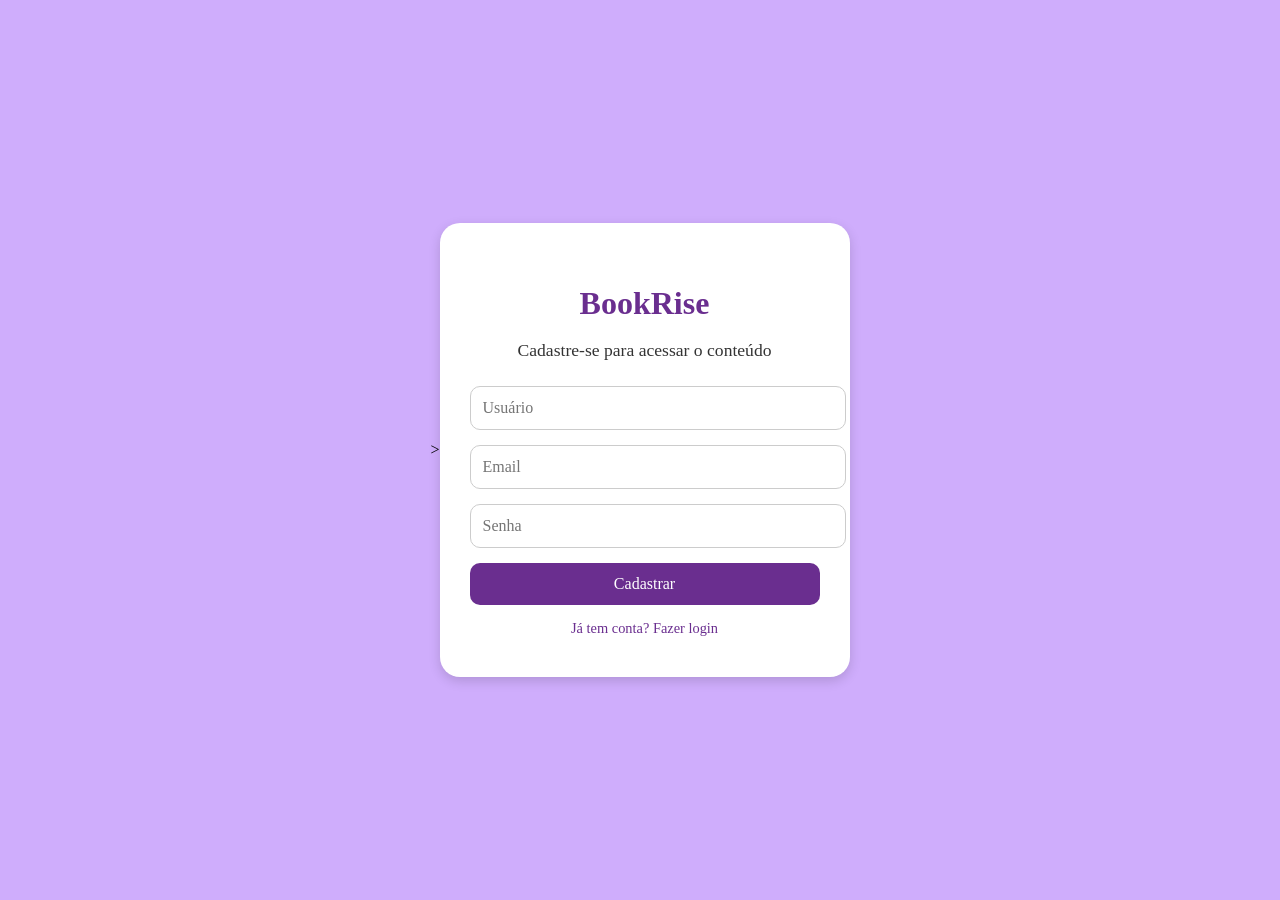
<file: E-comerce Senac/TechRise/cadastro.html>
<!DOCTYPE html>
<html lang="pt-br">
<head>
  <meta charset="UTF-8" />
  <meta name="viewport" content="width=device-width, initial-scale=1.0" />
  <title>Cadastro - BookRise</title>
 ><link rel="stylesheet" href="cadastro.css">

</head>
<body>
  <div class="cadastro-container">
    <h1>BookRise</h1>
    <p>Cadastre-se para acessar o conteúdo</p>
    <input type="text" id="novoUsuario" placeholder="Usuário" />
    <input type="email" id="novoEmail" placeholder="Email" />
    <input type="password" id="novaSenha" placeholder="Senha" />
    <button onclick="cadastrarUsuario()">Cadastrar</button>

    <a href="login.html">Já tem conta? Fazer login</a>
  </div>

  <script src="cadastro.js"></script>

</body>
</html>
</file>
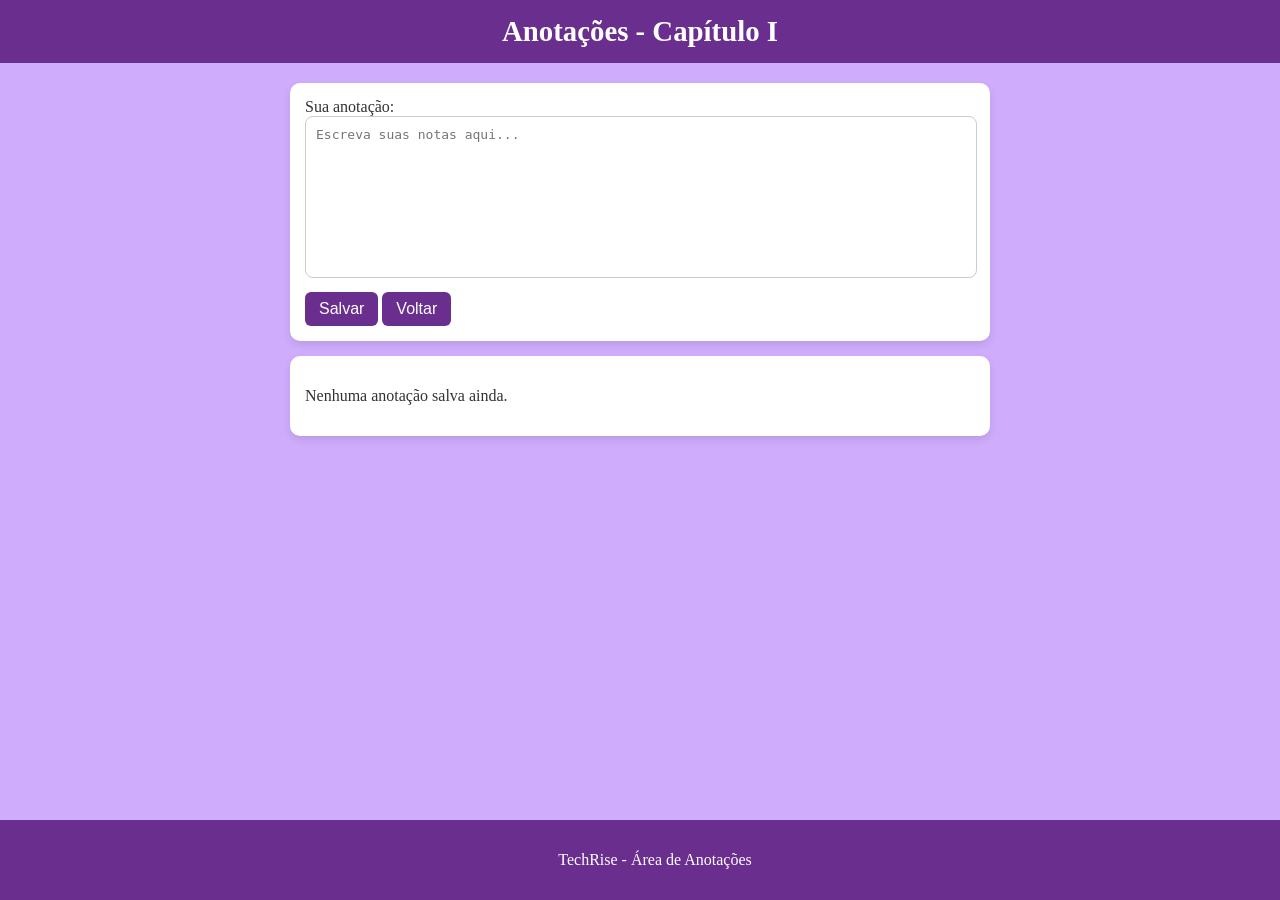
<file: E-comerce Senac/TechRise/comentariosbras.html>
<!DOCTYPE html>
<html lang="pt-br">
<head>
    <meta charset="UTF-8">
    <meta name="viewport" content="width=device-width, initial-scale=1.0">
    <title>Anotações Brás Cubas</title>
    <link rel="stylesheet" href="comentariosbras.css">

</head>
<body>

<header>
    <h1 id="tituloCapitulo">Anotações</h1>
</header>

<div class="container">
    <div class="note-box">
        <label for="anotacao">Sua anotação:</label>
        <textarea id="anotacao" placeholder="Escreva suas notas aqui..."></textarea>
        <br>
        <button onclick="salvarAnotacao()">Salvar</button>
        <button onclick="voltar()">Voltar</button>
    </div>

    <div id="listaAnotacoes" class="notes-list"></div>
</div>

<footer>
    <p>TechRise - Área de Anotações</p>
</footer>

<script src="comentariosbras.js"></script>

</body>
</html>
</file>
<file: att-formulario/style.css>
*{
    margin: 0;
    padding: 0;
    box-sizing: border-box;
}

body{
    font-family: Arial, Helvetica, sans-serif;
    background-color: #0f172a;
    color: white;
}

header{
    text-align: center;
    padding: 40px;
}

header h1{
    font-size: 24px;
}

main{
    display: flex;
    justify-content: center;
    padding: 40px 20px;
}

form{
    width: 100%;
    max-width: 800px;
    display: grid;
    gap: 20px;
}

.form{
    display: grid;
    gap: 10px;
}

label{
    font-weight: bold;
}

.grid-2{
    display: grid;
    grid-template-columns: 1fr 1fr;
    gap: 10px;
}

.grid-4{
    display: grid;
    grid-template-columns: repeat(4, 1fr);
    gap: 10px;
}

.full{
    grid-column: 1/-1;
}

input, select, textarea{
    width: 100%;
    padding: 10px;
    border-radius: 6px;
    border: 2px solid #334155;
    background-color: #1e293b;
    color: white;
    font-size: 14px;
}

textarea{
    min-width: 120px;
    resize: vertical;
}

input:focus, select:focus, textarea:focus{
    outline: none;
    border-color: #3b82f6;
}

fieldset{
    border: 1px solid #334155;
    padding: 10px;
    border-radius: 6px;
}

legend{
    font-weight: bold;
    padding: 0 5px;
}

button{
    padding: 14px;
    color: white;
    border: none;
    border-radius: 6px;
    background-color: #3b82f6;
    font-weight: bold;
    cursor: pointer;
}

button:hover{
    background-color: #2d64bb;
}
</file>
<file: ex-list/style.css>
* {
    box-sizing: border-box;
    margin: 0;
    padding: 0;
}

body {
    background: #0f172a;
    color: #e2e8f0;
    font-family: sans-serif;
}

.container {
    max-width: 560px;
    margin: 48px auto;
    padding: 0 16px;
}

header {
    margin-bottom: 32px;
}

h1 {
    font-size: 2rem;
    font-weight: 600;
}

#contador {
    color: #94a3b8;
    font-size: 0.875rem;
    margin-top: 4px;
}

.form {
    display: flex;
    gap: 8px;
    margin-bottom: 16px;
}

#input-tarefa {
    flex: 1;
    padding: 12px 16px;
    background: #1e293b;
    border: 1px solid #334155;
    border-radius: 8px;
    color: #e2e8f0;
    font-size: 0.9rem;
}

button {
    padding: 12px 20px;
    background: #3b82f6;
    color: #fff;
    border: none;
    border-radius: 8px;
    cursor: pointer;
    font-size: 0.9rem;
}

button:hover {
    background: #2563eb;
}

#input-tarefa:focus {
    outline: none;
    border-color: #3b82f6;
}

.filtros {
  display: flex;
  gap: 8px;
  margin-bottom: 24px;
}

.filtros button {
  background: #1e293b;
  color: #94a3b8;
  border: 1px solid #334155;
  padding: 6px 14px;
  font-size: 0.8rem;
}

.filtros button.ativo {
  background: #3b82f6;
  color: #fff;
  border-color: #3b82f6;
}


ul {
    list-style: none;
    display: flex;
    flex-direction: column;
    gap: 8px;
}

/* daqui para baixo é js */

li {
  background: #1e293b;
  border: 1px solid #334155;
  border-radius: 8px;
  padding: 14px 16px;
  display: flex;
  align-items: center;
  gap: 12px;
}

li span {
  flex: 1;
  font-size: 0.9rem;
}

li.concluida span {
  text-decoration: line-through;
  color: #94a3b8;
}

li button {
  background: transparent;
  color: #94a3b8;
  border: none;
  padding: 4px 8px;
  font-size: 1rem;
}

li button:hover {
  color: #ef4444;
}

.vazio {
  text-align: center;
  color: #94a3b8;
  font-size: 0.875rem;
  margin-top: 32px;
  display: none;
}
</file>
<file: Gabarito_formulario/Formulario_1/style.css>
* {
    margin: 0;
    padding: 0;
    box-sizing: border-box;
}

body {
    font-family: Arial, Helvetica, sans-serif;
    background-color: #0f172a;
    color: white;
}

header {
    text-align: center;
    padding: 20px;
}

header h1 {
    font-size: 24px;
}

main {
    display: flex;
    justify-content: center;
    padding: 20px;
}

form {
    width: 100%;
    max-width: 800px;
    display: grid;
    gap: 20px;
}

.form {
    display: grid;
    gap: 10px;
}

label {
    font-weight: bold;
}

.grid-2 {
    display: grid;
    grid-template-columns: repeat(2, 1fr);
    gap: 10px;
}

.grid-4 {
    display: grid;
    grid-template-columns: repeat(4, 1fr);
    gap: 10px;

}

.full {
    grid-column: span 4;
}

input,
select,
textarea {
    width: 100%;
    padding: 10px;
    border-radius: 6px;
    border: 1px solid #334155;
    background-color: #1e293b;
    color: #e2e8f0;
    font-size: 14px;
}
input:focus,
select:focus,
textarea:focus {
    outline: none;
    border-color: #3b82f6;
}

input::placeholder {
    color: #6b809c;
}

input[type="text"] {}

input[type="date"] {}

fieldset {
    display: grid;
    grid-template-columns: 1fr 1fr;
    justify-content: center;
    align-items: center;
    gap: 20px;
    padding: 20px;
    font-size: 20px;
    border: 1px solid #334155;
    border-radius: 6px;
}
fieldset input {
    cursor: pointer;
}

textarea {
    resize:vertical;
    min-height: 100px;

}
button{
    padding: 15px;
    border: 1px solid #334155;
    border-radius: 6px;
    background-color: #3b82f6;
    color: white;
    cursor: pointer;
    font-weight: bold;
}
button:hover{
    background-color: #2563eb;
}
p{
    font-size: 12px;
    color: #94a3b8;
}

@media (max-width: 768px){
    .grid-2, .grid-4{
        display: grid;
        grid-template-columns: 1fr;
    }
    .grid-4 input{
        grid-column: 1/-1;
    }
}
</file>
<file: Gabarito_formulario/Formulario_2/style.css>
* {
  margin: 0;
  padding: 0;
  box-sizing: border-box;
}

body {
  font-family: Arial, sans-serif;
  background-color: #0f172a;
  color: #e2e8f0;
}

header {
  text-align: center;
  padding: 40px;
}

header h1 {
  font-size: 24px;
}

main {
  display: flex;
  justify-content: center;
  padding: 40px 20px;
}

form {
  width: 100%;
  max-width: 800px;
  display: grid;
  gap: 20px;
}

.form {
  display: grid;
  gap: 10px;
}

label {
  font-weight: bold;
}

.grid-2 {
  display: grid;
  grid-template-columns: 1fr 1fr;
  gap: 15px;
}

.grid-4 {
  display: grid;
  grid-template-columns: repeat(4, 1fr);
  gap: 15px;
}

.full {
  grid-column: span 4;
}

input,
select,
textarea {
  width: 100%;
  padding: 10px;
  border-radius: 6px;
  border: 1px solid #334155;
  background-color: #1e293b;
  color: #e2e8f0;
  font-size: 14px;
}

textarea {
  min-height: 100px;
  resize: vertical;
}

input:focus,
select:focus,
textarea:focus {
  outline: none;
  border-color: #3b82f6;
}

fieldset {
  border: 1px solid #334155;
  padding: 15px;
  border-radius: 6px;
}

legend {
  padding: 0 5px;
  font-weight: bold;
  
}

fieldset label {
 
  margin-bottom: 5px;
  cursor: pointer;
}

.hint {
  font-size: 12px;
  color: #94a3b8;
}

button {
  padding: 12px;
  border: none;
  border-radius: 6px;
  background-color: #3b82f6;
  color: white;
  font-weight: bold;
  cursor: pointer;
  transition: 0.3s;
}

button:hover {
  background-color: #2563eb;
}

@media (max-width: 768px) {

  .grid-2,
  .grid-4 {
    grid-template-columns: 1fr;
  }

  .full {
    grid-column: span 1;
  }
}
</file>
<file: Gabarito_formulario/formulário_3/style.css>
*{
    margin: 0;
    padding: 0;
    box-sizing: border-box;
    font-family: 'Franklin Gothic Medium', 'Arial Narrow', Arial, sans-serif;
}

:root{
    --bordaCor: #334155;
    --background: #0f172a;
    --backgroundInput: #1e293b;
    --colorText: #e2e8f0;
    --borderRadiusTamanho: 0.4vw;
}

body{
    background-color: var(--background);
    color: var(--colorText);
}

header h1{
    text-align: center;
    font-size: 1.3vw;
    margin-bottom: 3%;
}

form{
    width: 60%;
    margin: 0 auto;
}

.perguntas{
    margin-bottom: 1%;
}

.perguntas label{
    font-size: 1vw;
}

fieldset{
    border: 2px solid var(--bordaCor);
    border-radius: var(--borderRadiusTamanho);
}

legend{
    font-size: 1vw;
    margin-bottom: 1%;
    margin-left: 20px;
}

.perguntas div{
    display: grid;
    grid-template-columns: 1fr 1fr;
    gap: 2%;
}

.perguntas input{
    background-color: var(--backgroundInput);
    border: 2px solid var(--bordaCor);
    height: 2vw;
    padding-left: 1.3%;
    border-radius: var(--borderRadiusTamanho);
    width: 100%;
    margin-top: 2%;
    margin-bottom: 1%;
    color: var(--colorText);
    font-size: 0.8vw;
}

.perguntas div input{
    padding-left: 3%;
}

fieldset section{
    width: 95%;
    margin: 0 auto;
    margin-bottom: 2%;
}

fieldset section .grid2{
    display: grid;
    grid-template-columns: 1fr 1fr 1fr 1fr;
}

.grid2 input{
    padding-left: 5%;
}

.grid2 select{
    background-color: var(--backgroundInput);
    border: 2px solid var(--bordaCor);
    color: var(--colorText);
    font-size: 0.8vw;
    border-radius: var(--borderRadiusTamanho);
}

.perguntas .grid3{
    border-radius: 7px;
    width: 70%;
    padding-left: 3%;
    padding-top: 3%;
    padding-bottom: 3%;
}

.perguntas .grid3 label{
    font-size: 1.2vw;
}

.perguntas .grid3 input{
    width: 0.8vw;
    margin: 0 auto;
}

.file p{
    font-size: 0.8vw;
    color: #94a3b8;
}

.file input{
    margin-top: 1%;
}

textarea{
    height: 100px;
    width: 100%;
    resize: vertical;
    background-color: var(--backgroundInput);
    border: 2px solid var(--bordaCor);
    border-radius: var(--borderRadiusTamanho);
    color: white;
}

button{
    width: 100%;
    margin: 10px auto;
    display: block;
    height: 2vw;
    border-radius: var(--borderRadiusTamanho);
    background-color: #3b82f6;
    color: var(--colorText);
    font-size: 1vw;
}

@media (max-width: 900px){
    .perguntas .grid2{
        grid-template-columns: 1fr 1fr;
    }
    form{
        width: 90%;
    }
    header h1{
        text-align: center;
        font-size: 3vw;
        margin-bottom: 3%;
    }
    .perguntas label{
        font-size: 2vw;
    }
    .perguntas input{
        height: 4vw;
        font-size: 1.8vw;
    }
    legend{
        font-size: 2vw;
    }
    .perguntas .grid3{
        width: 90%;
        grid-template-columns: 1fr 1fr;
    }

    .perguntas .grid3 label{
        font-size: 2.2vw;
    }

    .perguntas .grid3 input{
        width: 1.5vw;
    }
    .file p{
        font-size: 1.5vw;
    }
    button{
        height: 4vw;
        font-size: 2vw;
    }
}

@media (max-width: 468px){
    .perguntas div, .perguntas .grid2{
        grid-template-columns: 1fr;
    }
    .perguntas .grid3{
        grid-template-columns: 1fr 1fr;
    }
}
</file>
<file: E-comerce Senac/TechRise/brascubas.css>
body {
      font-family: Georgia, serif;
      margin: 0;
      padding: 20px;
      background-color: #fdf6e3;
      color: #333;
      line-height: 1.6;
      transition: all 0.3s ease;
    }

    .header {
      position: fixed;
      top: 0;
      width: 100%;
      background-color: #6a2e8f;
      color: #f7f7f7;
      text-align: center;
      padding: 10px;
      font-size: 1.1em;
      font-weight: bold;
      border-bottom: 1px solid #ccc;
      z-index: 100;
      box-shadow: 0 2px 5px rgba(0,0,0,0.1);
    }

    .controls {
      position: fixed;
      top: 60px;
      left: 10px;
      background-color: #fff;
      border: 1px solid #ccc;
      border-radius: 8px;
      padding: 10px;
      z-index: 99;
    }

    .controls button {
      margin: 5px;
      padding: 8px 12px;
      border: none;
      border-radius: 4px;
      cursor: pointer;
      font-weight: bold;
    }

    .controls select {
      padding: 6px 10px;
      border-radius: 4px;
      border: 1px solid #6a2e8f;
      background-color: #f7f7f7;
      color: #333;
      font-weight: bold;
      margin-left: 5px;
      cursor: pointer;
    }

    .dark .controls select {
      background-color: #333;
      color: #f5f5f5;
      border-color: #999;
    }

    .sepia .controls select {
      background-color: #f4ecd8;
      color: #3e3e3e;
      border-color: #b89f6b;
    }

    .botoes {
      text-align: center;
      margin: 20px;
    }

    .botoes button {
      padding: 10px 20px;
      margin: 0 10px;
      font-size: 1em;
      border-radius: 8px;
      border: none;
      background-color: #6a2e8f;
      color: white;
      cursor: pointer;
    }

    .botoes button:hover {
      background-color: #4a1e5f;
    }

    #livro {
      max-width: 800px;
      margin: 120px auto 40px auto;
      font-size: 1.1em;
    }

    .pagina {
      display: none;
      padding: 20px;
      max-height: 90vh;
      overflow-y: auto;
    }

    .dark {
      background-color: #1e1e1e;
      color: #f5f5f5;
    }

    .sepia {
      background-color: #f4ecd8;
      color: #3e3e3e;
    }

    .btn-comentarios {
    position: fixed;
    left: 20px;
    top: 17%;
    transform: translateY(-50%);
    background-color: #6a2e8f;
    color: white;
    padding: 10px 16px;
    border-radius: 8px;
    text-decoration: none;
    font-weight: bold;
    border: none;
    box-shadow: 0 4px 8px rgba(0,0,0,0.2);
    transition: background-color 0.3s ease;
    z-index: 1000;
}

.btn-comentarios:hover {
    background-color: #4a1e5f;
}

#btnMarcaTexto.ativo {
    background: #ffeb3b;
}
mark {
    background: yellow;
    padding: 0;
}
</file>
<file: E-comerce Senac/TechRise/cadastro.css>
body {
      font-family: 'Times New Roman', sans-serif;
      background-color: #cfadfc;
      margin: 0;
      padding: 0;
      display: flex;
      align-items: center;
      justify-content: center;
      height: 100vh;
    }

    .cadastro-container {
      background-color: white;
      padding: 40px 30px;
      border-radius: 20px;
      box-shadow: 0 4px 12px rgba(0, 0, 0, 0.15);
      width: 350px;
      text-align: center;
    }

    .cadastro-container h1 {
      margin-bottom: 10px;
      color: #6a2e8f;
      font-size: 2em;
    }

    .cadastro-container p {
      margin-bottom: 25px;
      font-size: 1.1em;
      color: #333;
    }

    .cadastro-container input {
      width: 100%;
      padding: 12px;
      margin-bottom: 15px;
      border-radius: 10px;
      border: 1px solid #ccc;
      font-size: 1em;
      font-family: 'Times New Roman', sans-serif;
    }

    .cadastro-container button {
      background-color: #6a2e8f;
      color: white;
      border: none;
      padding: 12px;
      width: 100%;
      border-radius: 10px;
      font-size: 1em;
      cursor: pointer;
      transition: background-color 0.3s ease;
      font-family: 'Times New Roman', sans-serif;
    }

    .cadastro-container button:hover {
      background-color: #551f72;
    }

    .cadastro-container a {
      display: inline-block;
      margin-top: 15px;
      color: #6a2e8f;
      text-decoration: none;
      font-size: 0.9em;
    }

    .cadastro-container a:hover {
      text-decoration: underline;
    }
</file>
<file: E-comerce Senac/TechRise/comentariosbras.css>
body {
            font-family: 'Times New Roman', serif;
            background-color: #cfadfc;
            margin: 0;
            padding: 0;
            color: #333;
        }

        header {
            background-color: #6a2e8f;
            color: white;
            padding: 15px;
            text-align: center;
        }

        h1 {
            margin: 0;
            font-size: 1.8em;
        }

        .container {
            width: 90%;
            max-width: 700px;
            margin: 20px auto;
        }

        .note-box {
            background: white;
            border-radius: 10px;
            padding: 15px;
            box-shadow: 0 4px 8px rgba(0,0,0,0.1);
        }

        textarea {
            width: 97%;
            height: 140px;
            padding: 10px;
            border-radius: 8px;
            border: 1px solid #ccc;
            resize: none;
            font-size: 1em;
        }

        button {
            margin-top: 10px;
            background-color: #6a2e8f;
            color: white;
            border: none;
            padding: 8px 14px;
            border-radius: 6px;
            cursor: pointer;
            font-size: 1em;
        }

        button:hover {
            background-color: #4a1e5f;
        }

        .notes-list {
            margin-top: 15px;
            background: white;
            border-radius: 10px;
            padding: 15px;
            box-shadow: 0 4px 8px rgba(0,0,0,0.1);
        }

        .note-item {
            display: flex;
            justify-content: space-between;
            align-items: center;
            background-color: #f8f8f8;
            padding: 8px;
            border-radius: 6px;
            margin-bottom: 8px;
        }

        .delete-btn {
            background-color: #b71c1c;
            color: white;
            border: none;
            padding: 5px 10px;
            border-radius: 4px;
            cursor: pointer;
            font-size: 0.9em;
        }

        .delete-btn:hover {
            background-color: #7f0000;
        }

        footer {
            background-color: #6a2e8f;
            color: white;
            padding: 15px;
            text-align: center;
            position: fixed;
            bottom: 0;
            width: 100%;
        }
</file>
